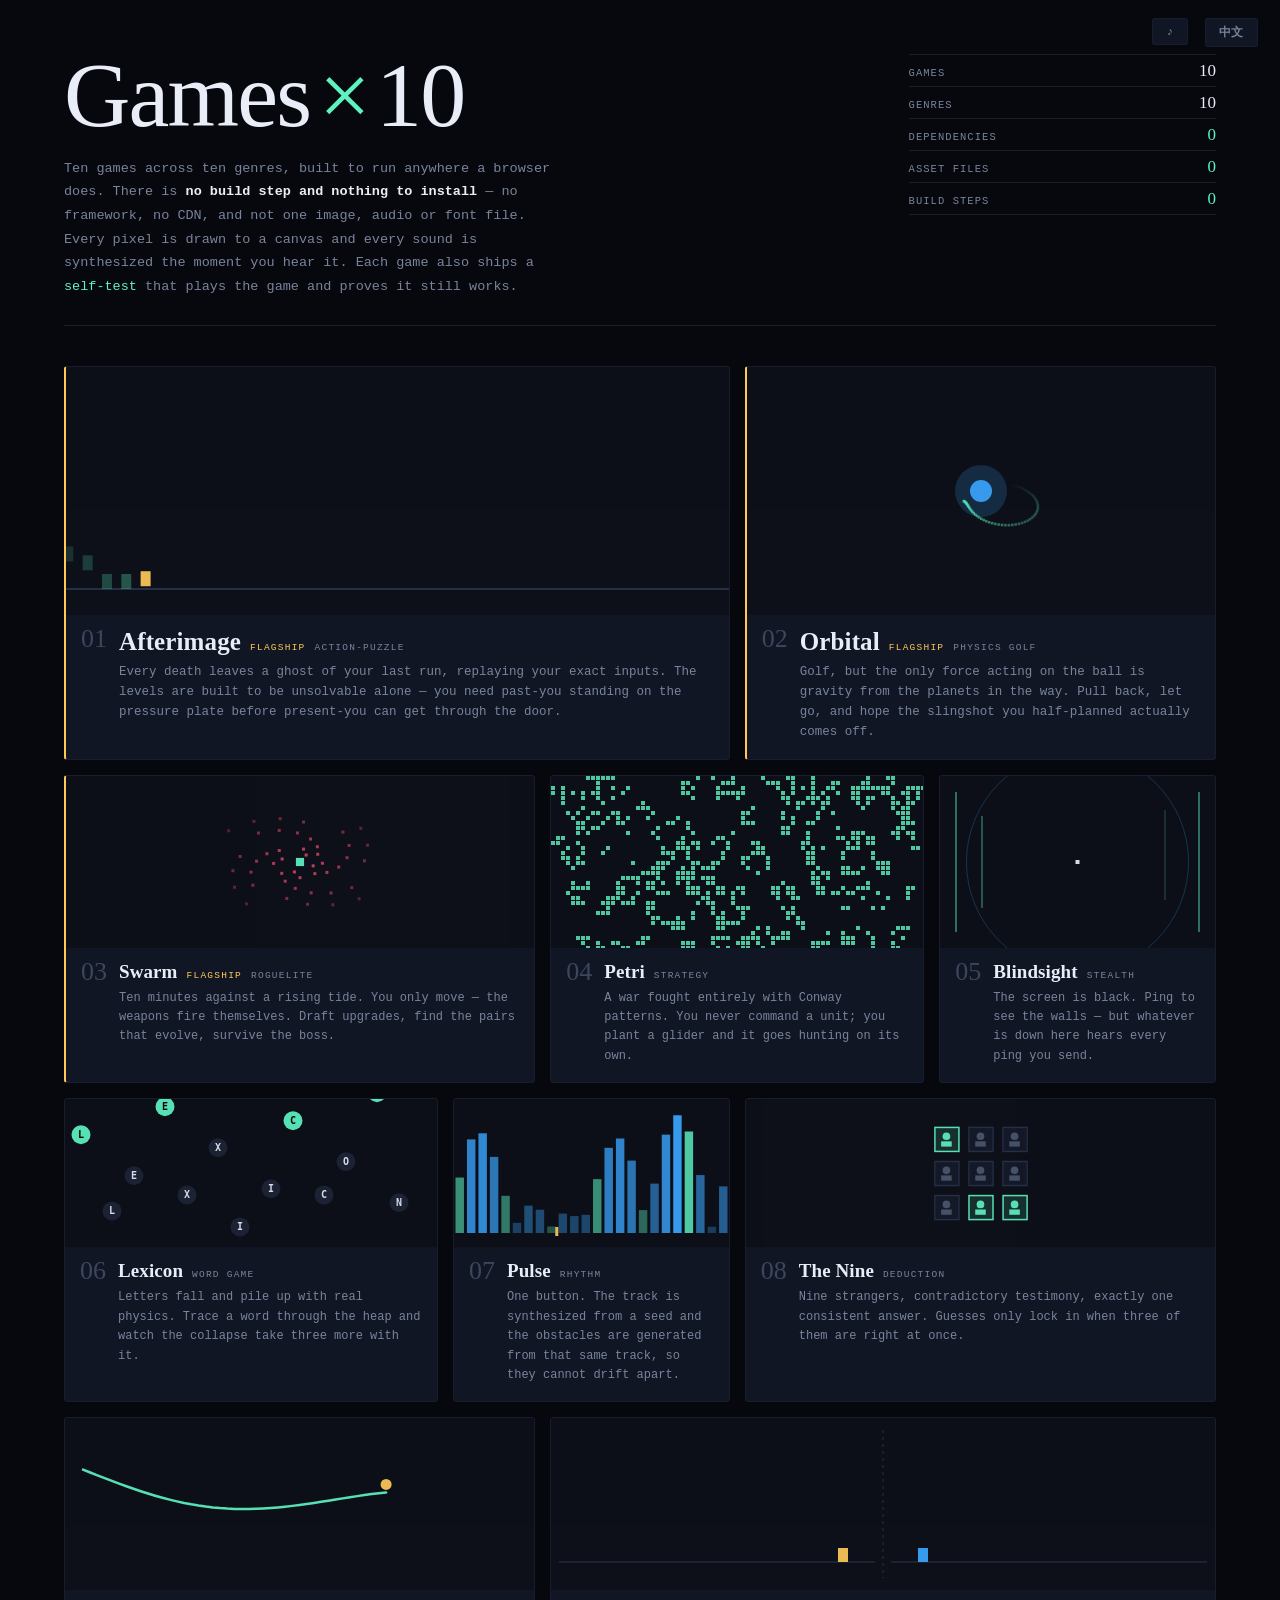
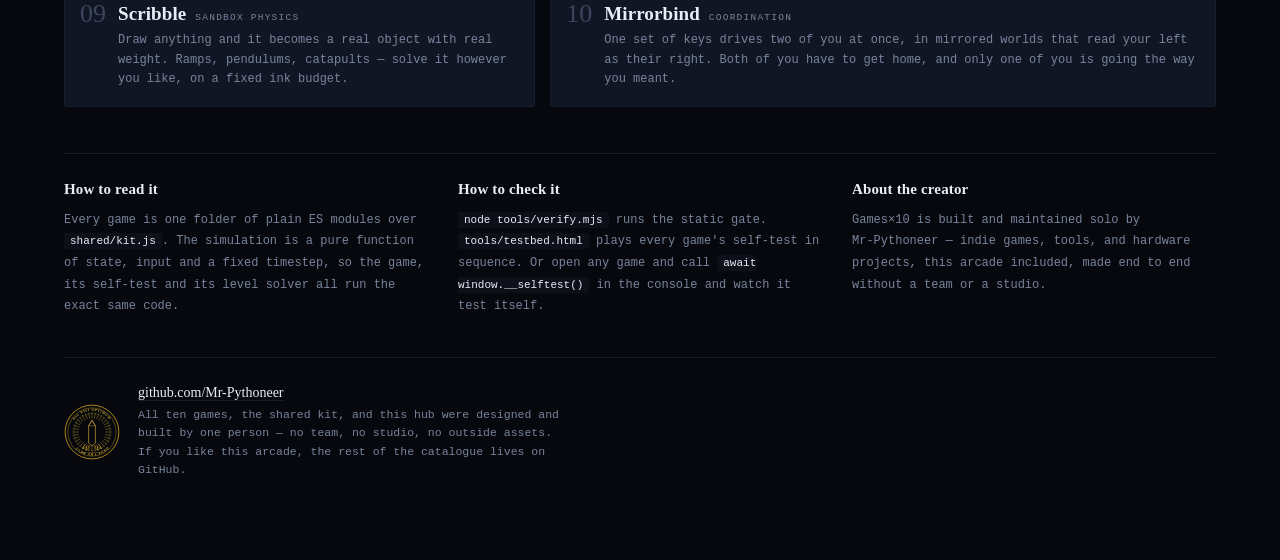
<file: index.html>
<!doctype html>
<html lang="en">
<head>
<meta charset="utf-8">
<meta name="viewport" content="width=device-width, initial-scale=1, viewport-fit=cover">
<title>Games×10 — ten browser games, zero dependencies</title>
<meta name="description" content="Ten browser games across ten genres. No dependencies, no build step, no asset files — every pixel is drawn to a canvas and every sound synthesized at runtime.">
<link rel="stylesheet" href="shared/arcade.css">
<!-- Drawn mark, not an emoji: ten cells for ten games, the last one lit. -->
<link rel="icon" href="data:image/svg+xml,<svg xmlns='http://www.w3.org/2000/svg' viewBox='0 0 32 32'><rect width='32' height='32' fill='rgb(11,12,15)'/><g fill='rgb(94,242,192)'><rect x='3' y='10' width='4' height='4'/><rect x='9' y='10' width='4' height='4'/><rect x='15' y='10' width='4' height='4'/><rect x='21' y='10' width='4' height='4'/><rect x='27' y='10' width='4' height='4'/><rect x='3' y='18' width='4' height='4'/><rect x='9' y='18' width='4' height='4'/><rect x='15' y='18' width='4' height='4'/><rect x='21' y='18' width='4' height='4'/></g><rect x='27' y='18' width='4' height='4' fill='rgb(255,200,87)'/></svg>">
<style>
  body { overflow-y: auto; background: var(--bg); }
  .wrap { max-width: 1200px; margin: 0 auto; padding: 54px 24px 80px; }

  /* ---------------------------------------------------------------- masthead */
  /* Deliberately asymmetric: the wordmark takes the width it wants, the spec sheet
     hangs off the right edge like a data plate on a machine. */
  .masthead {
    display: grid;
    grid-template-columns: minmax(0, 1.45fr) minmax(220px, 0.55fr);
    gap: 34px;
    align-items: start;
    padding-bottom: 26px;
    border-bottom: 1px solid var(--grid);
    margin-bottom: 40px;
  }

  h1.wordmark {
    font-family: var(--display);
    font-weight: 400;
    font-size: clamp(46px, 8.5vw, 92px);
    line-height: 0.9;
    letter-spacing: -0.02em;
    margin: 0 0 20px;
    color: var(--ink);
  }
  h1.wordmark .x { color: var(--accent); font-style: italic; padding: 0 0.03em; }

  .standfirst {
    font-size: 13.5px;
    line-height: 1.75;
    color: var(--dim);
    max-width: 60ch;
    margin: 0;
  }
  .standfirst strong { color: var(--ink); font-weight: 600; }
  .standfirst em { color: var(--accent); font-style: normal; }

  /* spec plate — hairline rows, not pills */
  .plate { border-top: 1px solid var(--grid); }
  .plate div {
    display: flex;
    justify-content: space-between;
    align-items: baseline;
    gap: 12px;
    padding: 7px 0;
    border-bottom: 1px solid var(--grid);
    font-size: 10.5px;
    letter-spacing: 0.1em;
    text-transform: uppercase;
    color: var(--dim);
  }
  .plate div span:last-child {
    font-family: var(--display);
    font-size: 17px;
    letter-spacing: 0;
    text-transform: none;
    color: var(--ink);
    line-height: 1;
  }
  .plate div.zero span:last-child { color: var(--accent); }

  /* ---------------------------------------------------------------- catalogue */
  .grid {
    display: grid;
    grid-template-columns: repeat(12, 1fr);
    gap: 15px;
  }

  /* Hand-assigned widths. Rows read 7+5, 5+4+3, 4+3+5, 5+7 — nothing is the same
     size as its neighbour, and the three flagships get the most room. */
  .s3 { grid-column: span 3; }
  .s4 { grid-column: span 4; }
  .s5 { grid-column: span 5; }
  .s7 { grid-column: span 7; }

  a.entry {
    display: flex;
    flex-direction: column;
    background: var(--panel);
    border: 1px solid var(--grid);
    border-radius: var(--radius);
    overflow: hidden;
    text-decoration: none;
    color: inherit;
    transition: border-color 0.16s, background 0.16s;
    outline: none;
  }
  a.entry:hover, a.entry:focus-visible { border-color: var(--accent); background: #131a29; text-decoration: none; }
  a.entry:focus-visible { outline: 1px solid var(--accent); outline-offset: 2px; }
  a.entry:hover .num, a.entry:focus-visible .num { color: var(--accent); }
  a.entry:hover canvas { opacity: 1; }

  /* The three flagships carry a lit edge. Emphasis is earned, not applied to all ten. */
  a.entry.flag { border-left: 2px solid var(--warm); }
  a.entry.flag:hover, a.entry.flag:focus-visible { border-left-color: var(--accent); }

  canvas.tile { display: block; width: 100%; background: var(--bg2); opacity: 0.92; transition: opacity 0.16s; }
  .t-xl canvas.tile { height: 248px; }
  .t-lg canvas.tile { height: 172px; }
  .t-md canvas.tile { height: 148px; }

  .meta { padding: 13px 15px 16px; display: flex; gap: 12px; flex: 1; }

  .num {
    font-family: var(--display);
    font-size: 26px;
    line-height: 0.85;
    color: #3c465c;
    font-variant-numeric: tabular-nums;
    transition: color 0.16s;
    flex: 0 0 auto;
  }

  .body { min-width: 0; }
  .title {
    display: flex; align-items: baseline; gap: 9px; flex-wrap: wrap;
    margin-bottom: 6px;
  }
  .title h2 {
    font-family: var(--display);
    font-weight: 600;
    font-size: 19px;
    letter-spacing: 0.005em;
    margin: 0;
    color: var(--ink);
  }
  .t-xl .title h2 { font-size: 25px; }
  .genre {
    font-size: 9.5px; letter-spacing: 0.13em; text-transform: uppercase; color: var(--dim);
  }
  .flagmark {
    font-size: 9.5px; letter-spacing: 0.13em; text-transform: uppercase; color: var(--warm);
  }
  .blurb { margin: 0; font-size: 12px; line-height: 1.62; color: var(--dim); }
  .t-xl .blurb { font-size: 12.5px; }

  /* ---------------------------------------------------------------- colophon */
  footer {
    margin-top: 46px; padding-top: 22px; border-top: 1px solid var(--grid);
    display: grid; grid-template-columns: repeat(3, minmax(0, 1fr)); gap: 30px;
    color: var(--dim); font-size: 12px; line-height: 1.8;
  }
  footer h3 {
    font-family: var(--display); font-size: 15px; font-weight: 600;
    color: var(--ink); margin: 0 0 7px; letter-spacing: 0.01em;
  }
  footer code { color: var(--ink); background: var(--bg2); padding: 2px 6px; border-radius: 2px; font-size: 11px; }
  footer p { margin: 0 0 9px; }

  /* ---------------------------------------------------------------- creator badge */
  .colophon {
    margin-top: 30px; padding-top: 26px; border-top: 1px solid var(--grid);
    display: flex; align-items: center; gap: 18px;
  }
  .colophon .seal { flex: 0 0 auto; width: 56px; height: 56px; }
  .colophon .who { min-width: 0; }
  .colophon .who a {
    color: var(--ink); font-family: var(--display); font-size: 14px;
    text-decoration: none; border-bottom: 1px solid var(--grid);
  }
  .colophon .who a:hover { color: var(--accent); border-color: var(--accent); }
  .colophon .who p { margin: 4px 0 0; font-size: 11.5px; line-height: 1.6; color: var(--dim); max-width: 62ch; }
  @media (max-width: 620px) {
    .colophon { flex-direction: column; align-items: flex-start; gap: 12px; }
  }

  @media (max-width: 960px) {
    .masthead { grid-template-columns: 1fr; gap: 26px; }
    .grid .entry { grid-column: span 6; }
    .grid .entry canvas.tile { height: 168px; }
    footer { grid-template-columns: 1fr; gap: 20px; }
  }
  @media (max-width: 620px) {
    .wrap { padding: 34px 16px 60px; }
    .grid .entry { grid-column: span 12; }
    .grid .entry canvas.tile { height: 152px; }
  }

  /* ---------------------------------------------------------------- language toggle */
  .lang-btn {
    position: fixed;
    top: 18px;
    right: 22px;
    z-index: 20;
    font-family: var(--mono);
    font-size: 11.5px;
    letter-spacing: 0.06em;
    color: var(--dim);
    background: var(--panel);
    border: 1px solid var(--grid);
    border-radius: 2px;
    padding: 6px 13px;
    cursor: pointer;
    transition: color 0.15s, border-color 0.15s;
  }
  .lang-btn:hover { color: var(--accent); border-color: var(--accent); }
  .mute-btn {
    position: fixed;
    top: 18px;
    right: 92px;
    z-index: 20;
    font-family: var(--mono);
    font-size: 11.5px;
    letter-spacing: 0.06em;
    color: var(--dim);
    background: var(--panel);
    border: 1px solid var(--grid);
    border-radius: 2px;
    padding: 6px 13px;
    cursor: pointer;
  }
  .mute-btn:hover { color: var(--accent); border-color: var(--accent); }
  @media (max-width: 620px) {
    .mute-btn { top: 12px; right: 76px; padding: 5px 11px; }
  }
  /* CJK/Hangul need their own system fonts — the Latin mono/serif stack has no glyphs
     for them at all. Spanish/French stay on the default Latin stack, no rule needed. */
  html[lang="zh"] .lang-btn, html[lang="ja"] .lang-btn, html[lang="ko"] .lang-btn {
    font-family: "PingFang SC", "Hiragino Sans", "Apple SD Gothic Neo", "Microsoft YaHei", var(--mono);
  }
  html[lang="zh"] .standfirst, html[lang="zh"] footer p, html[lang="zh"] .blurb,
  html[lang="ja"] .standfirst, html[lang="ja"] footer p, html[lang="ja"] .blurb,
  html[lang="ko"] .standfirst, html[lang="ko"] footer p, html[lang="ko"] .blurb {
    font-family: "PingFang SC", "Hiragino Sans", "Apple SD Gothic Neo", "Microsoft YaHei", var(--mono);
    line-height: 1.9;
  }
  html[lang="zh"] h1.wordmark, html[lang="zh"] .title h2, html[lang="zh"] footer h3 {
    font-family: "Songti SC", "STSong", var(--display);
  }
  html[lang="ja"] h1.wordmark, html[lang="ja"] .title h2, html[lang="ja"] footer h3 {
    font-family: "Hiragino Mincho ProN", "YuMincho", var(--display);
  }
  html[lang="ko"] h1.wordmark, html[lang="ko"] .title h2, html[lang="ko"] footer h3 {
    font-family: "Apple SD Gothic Neo", "Nanum Myeongjo", var(--display);
  }
  @media (max-width: 620px) {
    .lang-btn { top: 12px; right: 14px; padding: 5px 11px; }
  }
</style>
</head>
<body>
<div class="wrap">

  <button id="langBtn" class="lang-btn" type="button" aria-label="切换语言 / switch language">中文</button>
  <button id="muteBtn" class="mute-btn" type="button" aria-label="mute music">♪</button>

  <header class="masthead">
    <div>
      <h1 class="wordmark" id="i-wordmark">Games<span class="x">&times;</span>10</h1>
      <p class="standfirst" id="i-standfirst">
        Ten games across ten genres, built to run anywhere a browser does. There is
        <strong>no build step and nothing to install</strong> — no framework, no CDN, and not one
        image, audio or font file. Every pixel is drawn to a canvas and every sound is synthesized
        the moment you hear it. Each game also ships a <em>self-test</em> that plays the game and
        proves it still works.
      </p>
    </div>
    <div class="plate" id="i-plate">
      <div><span>Games</span><span>10</span></div>
      <div><span>Genres</span><span>10</span></div>
      <div class="zero"><span>Dependencies</span><span>0</span></div>
      <div class="zero"><span>Asset files</span><span>0</span></div>
      <div class="zero"><span>Build steps</span><span>0</span></div>
    </div>
  </header>

  <main class="grid" id="grid"></main>

  <footer id="i-footer">
    <div>
      <h3>How to read it</h3>
      <p>Every game is one folder of plain ES modules over <code>shared/kit.js</code>. The
      simulation is a pure function of state, input and a fixed timestep, so the game, its
      self-test and its level solver all run the exact same code.</p>
    </div>
    <div>
      <h3>How to check it</h3>
      <p><code>node tools/verify.mjs</code> runs the static gate. <code>tools/testbed.html</code>
      plays every game's self-test in sequence. Or open any game and call
      <code>await window.__selftest()</code> in the console and watch it test itself.</p>
    </div>
    <div>
      <h3 id="i-about-h">About the creator</h3>
      <p id="i-about-p">Games×10 is built and maintained solo by Mr‑Pythoneer — indie games, tools,
      and hardware projects, this arcade included, made end to end without a team or a studio.</p>
    </div>
  </footer>

  <!-- Drawn mark, not a raster asset — keeps the "not one image file" claim above true
       of this badge too. Traced from the creator's own gold-seal logo. -->
  <div class="colophon">
    <svg class="seal" viewBox="0 0 200 200" role="img" aria-label="Mr-Pythoneer seal">
      <defs>
        <path id="sealTop" d="M 24,100 A 76,76 0 0 1 176,100" />
        <path id="sealBottom" d="M 176,100 A 76,76 0 0 1 24,100" />
      </defs>
      <circle cx="100" cy="100" r="96" fill="none" stroke="#e8b923" stroke-width="2.5" />
      <circle cx="100" cy="100" r="86" fill="none" stroke="#e8b923" stroke-width="1.2" />
      <circle cx="100" cy="100" r="66" fill="none" stroke="#e8b923" stroke-width="1" opacity="0.7" />
      <text font-family="Georgia, serif" font-size="11.5" font-weight="700" letter-spacing="2.5" fill="#f0c53a">
        <textPath href="#sealTop" startOffset="50%" text-anchor="middle">NIL NISI OPTIMUM</textPath>
      </text>
      <text font-family="Georgia, serif" font-size="11.5" font-weight="700" letter-spacing="2.5" fill="#f0c53a">
        <textPath href="#sealBottom" startOffset="50%" text-anchor="middle">ONLY THE BEST</textPath>
      </text>
      <g stroke="#f0c53a" stroke-width="1.4" opacity="0.85">
        <g id="sealRays"><line x1="148.0" y1="100.0" x2="170.0" y2="100.0"/><line x1="147.3" y1="108.3" x2="168.9" y2="112.2"/><line x1="145.1" y1="116.4" x2="165.8" y2="123.9"/><line x1="141.6" y1="124.0" x2="160.6" y2="135.0"/><line x1="136.8" y1="130.9" x2="153.6" y2="145.0"/><line x1="130.9" y1="136.8" x2="145.0" y2="153.6"/><line x1="124.0" y1="141.6" x2="135.0" y2="160.6"/><line x1="116.4" y1="145.1" x2="123.9" y2="165.8"/><line x1="108.3" y1="147.3" x2="112.2" y2="168.9"/><line x1="100.0" y1="148.0" x2="100.0" y2="170.0"/><line x1="91.7" y1="147.3" x2="87.8" y2="168.9"/><line x1="83.6" y1="145.1" x2="76.1" y2="165.8"/><line x1="76.0" y1="141.6" x2="65.0" y2="160.6"/><line x1="69.1" y1="136.8" x2="55.0" y2="153.6"/><line x1="63.2" y1="130.9" x2="46.4" y2="145.0"/><line x1="58.4" y1="124.0" x2="39.4" y2="135.0"/><line x1="54.9" y1="116.4" x2="34.2" y2="123.9"/><line x1="52.7" y1="108.3" x2="31.1" y2="112.2"/><line x1="52.0" y1="100.0" x2="30.0" y2="100.0"/><line x1="52.7" y1="91.7" x2="31.1" y2="87.8"/><line x1="54.9" y1="83.6" x2="34.2" y2="76.1"/><line x1="58.4" y1="76.0" x2="39.4" y2="65.0"/><line x1="63.2" y1="69.1" x2="46.4" y2="55.0"/><line x1="69.1" y1="63.2" x2="55.0" y2="46.4"/><line x1="76.0" y1="58.4" x2="65.0" y2="39.4"/><line x1="83.6" y1="54.9" x2="76.1" y2="34.2"/><line x1="91.7" y1="52.7" x2="87.8" y2="31.1"/><line x1="100.0" y1="52.0" x2="100.0" y2="30.0"/><line x1="108.3" y1="52.7" x2="112.2" y2="31.1"/><line x1="116.4" y1="54.9" x2="123.9" y2="34.2"/><line x1="124.0" y1="58.4" x2="135.0" y2="39.4"/><line x1="130.9" y1="63.2" x2="145.0" y2="46.4"/><line x1="136.8" y1="69.1" x2="153.6" y2="55.0"/><line x1="141.6" y1="76.0" x2="160.6" y2="65.0"/><line x1="145.1" y1="83.6" x2="165.8" y2="76.1"/><line x1="147.3" y1="91.7" x2="168.9" y2="87.8"/></g>
      </g>
      <path d="M 100,58 L 112,78 L 112,140 L 100,150 L 88,140 L 88,78 Z" fill="none" stroke="#f0c53a" stroke-width="2" />
      <path d="M 100,58 L 88,78 M 100,58 L 112,78 M 88,78 L 112,78" fill="none" stroke="#f0c53a" stroke-width="1.3" />
      <g fill="none" stroke="#e8b923" stroke-width="1.6">
        <path d="M 78,144 Q 68,150 66,160 Q 76,158 80,150 Q 84,158 78,166 Q 90,162 88,148" />
        <path d="M 122,144 Q 132,150 134,160 Q 124,158 120,150 Q 116,158 122,166 Q 110,162 112,148" />
      </g>
      <text x="100" y="176" font-family="Georgia, serif" font-size="7" font-weight="700" letter-spacing="1.5"
        fill="#c99a1e" text-anchor="middle">MR-PYTHONEER</text>
    </svg>
    <div class="who">
      <a href="https://github.com/Mr-Pythoneer" target="_blank" rel="noopener">github.com/Mr-Pythoneer</a>
      <p id="i-colophon-p">All ten games, the shared kit, and this hub were designed and built by one person —
      no team, no studio, no outside assets. If you like this arcade, the rest of the catalogue lives
      on GitHub.</p>
    </div>
  </div>
</div>

<script type="module">
import { Sound, Music } from './shared/kit.js';

// ---------------------------------------------------------------- lobby music
//
// A relaxed, welcoming loop — not tied to any one game's genre, since this is the
// front door to all ten. Warm sine/triangle chords over a soft arpeggio, with the
// chord progression itself shifting every 8 bars so a long stay on the hub doesn't
// loop-fatigue. Same Music/Sound engine every game uses, so the existing mute state
// carries straight through into whichever game gets picked next.
const LOBBY_ROOT = 196.00; // G3
const LOBBY_PROGRESSIONS = [
  [0, 5, 3, 4],   // I - vi - IV - V  (default "step out" feel)
  [0, 3, 4, 3],   // I - IV - V - IV
  [5, 3, 0, 4],   // vi - IV - I - V
];
const LOBBY_SCALE = [0, 2, 4, 5, 7, 9, 11]; // major
const degToFreq = (deg) => LOBBY_ROOT * Math.pow(2, (LOBBY_SCALE[((deg % 7) + 7) % 7] + 12 * Math.floor(deg / 7)) / 12);

function lobbyMusic(step, atTime, gain) {
  const bar = Math.floor(step / 16);
  const inBar = step % 16;
  const prog = LOBBY_PROGRESSIONS[Math.floor(bar / 8) % LOBBY_PROGRESSIONS.length];
  const chordRoot = prog[bar % 4];
  const at = atTime - Sound.ctx.currentTime;

  // soft sustained chord, once per bar
  if (inBar === 0) {
    for (const iv of [0, 2, 4]) {
      Sound.tone({ freq: degToFreq(chordRoot + iv), dur: 3.6, type: 'sine', gain: 0.03 * gain, attack: 0.6, at });
    }
  }
  // gentle arpeggio riding on top, two notes per beat
  if (inBar % 2 === 0) {
    const arpStep = [0, 2, 4, 7, 4, 2][(inBar / 2) % 6 | 0];
    Sound.tone({ freq: degToFreq(chordRoot + arpStep) * 2, dur: 0.5, type: 'triangle', gain: 0.028 * gain, at });
  }
  // a soft low root pulse every other bar for gentle motion
  if (inBar === 8 && bar % 2 === 1) {
    Sound.tone({ freq: degToFreq(chordRoot) / 2, dur: 1.4, type: 'sine', gain: 0.035 * gain, at });
  }
}

const muteBtn = document.getElementById('muteBtn');
let lobbyMuted = localStorage.getItem('gx10:muted') === '1';
function applyMuteUi() { muteBtn.textContent = lobbyMuted ? '♪ off' : '♪'; muteBtn.setAttribute('aria-pressed', String(lobbyMuted)); }
applyMuteUi();
muteBtn.addEventListener('click', () => {
  lobbyMuted = !lobbyMuted;
  localStorage.setItem('gx10:muted', lobbyMuted ? '1' : '0');
  Sound.setMuted(lobbyMuted);
  applyMuteUi();
});

function startLobbyMusic() {
  if (Music.playing) return;
  Sound.init();
  if (!Sound.ctx) return;
  Sound.resume();
  Sound.setMuted(lobbyMuted);
  Music.start(lobbyMusic, { bpm: 92, gain: 1 });
}
addEventListener('pointerdown', startLobbyMusic, { once: true });
addEventListener('keydown', startLobbyMusic, { once: true });

// span/height are hand-assigned per entry — the catalogue is deliberately uneven.
// Each game carries both languages; the active one is picked by render(), below.
const GAMES = [
  { slug:'afterimage', span:'s7', size:'t-xl', flag:true,
    en: { name:'Afterimage', genre:'action-puzzle',
      blurb:'Every death leaves a ghost of your last run, replaying your exact inputs. The levels are built to be unsolvable alone — you need past-you standing on the pressure plate before present-you can get through the door.' },
    zh: { name:'残影', genre:'动作解谜',
      blurb:'每次死亡都会留下一个重放你操作的幻影。关卡设计成一个人无法通关——你需要过去的自己站在压力板上,现在的自己才能通过门。' },
    es: { name:'Imagen Residual', genre:'plataformas de acertijos',
      blurb:'Cada muerte deja un fantasma de tu última partida, repitiendo tus movimientos exactos. Los niveles están diseñados para ser imposibles en solitario — necesitas que tu yo pasado esté sobre la placa de presión para que tu yo presente pueda cruzar la puerta.' },
    fr: { name:'Rémanence', genre:'plateforme-énigme',
      blurb:"Chaque mort laisse un fantôme de votre dernière tentative, qui rejoue vos actions à l'identique. Les niveaux sont conçus pour être insolubles seul — il vous faut votre vous du passé posté sur la plaque de pression pour que votre vous du présent franchisse la porte." },
    ja: { name:'残像', genre:'アクションパズル',
      blurb:'死ぬたびに、直前のプレイを正確に再現する幽霊が残る。ステージは一人では絶対に解けないように作られている——過去の自分が圧力プレートの上に立っていて初めて、今の自分は扉を通り抜けられる。' },
    ko: { name:'잔상', genre:'액션 퍼즐',
      blurb:'죽을 때마다 직전 플레이를 그대로 재현하는 유령이 남는다. 스테이지는 혼자서는 절대 풀 수 없도록 설계되어 있다——과거의 내가 압력판 위에 서 있어야만, 지금의 내가 문을 통과할 수 있다.' } },
  { slug:'orbital', span:'s5', size:'t-xl', flag:true,
    en: { name:'Orbital', genre:'physics golf',
      blurb:'Golf, but the only force acting on the ball is gravity from the planets in the way. Pull back, let go, and hope the slingshot you half-planned actually comes off.' },
    zh: { name:'轨道', genre:'物理高尔夫',
      blurb:'高尔夫,但唯一作用在球上的力是沿途行星的引力。拉弓、放手,祈祷你半计划的引力弹弓能够成功。' },
    es: { name:'Orbital', genre:'golf con física',
      blurb:'Golf, pero la única fuerza que actúa sobre la bola es la gravedad de los planetas que se interponen. Tira hacia atrás, suelta, y espera que la asistencia gravitatoria que planeaste a medias realmente funcione.' },
    fr: { name:'Orbital', genre:'golf physique',
      blurb:"Du golf, mais la seule force agissant sur la balle est la gravité des planètes sur le chemin. Tirez en arrière, lâchez, et espérez que l'assistance gravitationnelle à moitié planifiée fonctionne vraiment." },
    ja: { name:'オービタル', genre:'物理ゴルフ',
      blurb:'ゴルフ、ただしボールに働く力は道中の惑星の重力だけ。引いて、放して、半分だけ計画したスイングバイが本当に決まることを祈る。' },
    ko: { name:'궤도', genre:'물리 골프',
      blurb:'골프이지만, 공에 작용하는 유일한 힘은 지나는 길목 행성들의 중력뿐이다. 뒤로 당기고, 놓고, 어설프게 계획한 중력 새총이 정말로 성공하기를 빈다.' } },
  { slug:'swarm', span:'s5', size:'t-lg', flag:true,
    en: { name:'Swarm', genre:'roguelite',
      blurb:'Ten minutes against a rising tide. You only move — the weapons fire themselves. Draft upgrades, find the pairs that evolve, survive the boss.' },
    zh: { name:'虫潮', genre:'肉鸽',
      blurb:'十分钟对抗不断上涨的潮水。你只需移动——武器会自动开火。选择升级,找到能进化的组合,活到打败首领。' },
    es: { name:'Enjambre', genre:'roguelite',
      blurb:'Diez minutos contra una marea creciente. Solo te mueves — las armas disparan solas. Elige mejoras, encuentra las combinaciones que evolucionan, sobrevive al jefe final.' },
    fr: { name:'Essaim', genre:'roguelite',
      blurb:"Dix minutes contre une marée montante. Vous ne faites que bouger — les armes tirent toutes seules. Choisissez des améliorations, trouvez les combinaisons qui évoluent, survivez au boss." },
    ja: { name:'スウォーム', genre:'ローグライト',
      blurb:'押し寄せる敵の波に耐える10分間。あなたはただ動くだけ——武器は自動で発射される。アップグレードを選び、進化する組み合わせを見つけ、ボスを生き延びろ。' },
    ko: { name:'스웜', genre:'로그라이트',
      blurb:'밀려오는 파도에 맞서는 10분. 당신은 움직이기만 하면 된다——무기는 알아서 발사된다. 업그레이드를 고르고, 진화하는 조합을 찾아, 보스전까지 살아남아라.' } },
  { slug:'petri', span:'s4', size:'t-lg',
    en: { name:'Petri', genre:'strategy',
      blurb:'A war fought entirely with Conway patterns. You never command a unit; you plant a glider and it goes hunting on its own.' },
    zh: { name:'培养皿', genre:'策略',
      blurb:'一场完全用康威生命游戏图案打的战争。你从不直接指挥任何单位;种下一个滑翔机,它就会自己出发猎杀。' },
    es: { name:'Petri', genre:'estrategia',
      blurb:'Una guerra librada enteramente con patrones de Conway. Nunca das órdenes a una unidad; plantas un planeador y sale a cazar por su cuenta.' },
    fr: { name:'Petri', genre:'stratégie',
      blurb:"Une guerre menée entièrement avec des motifs de Conway. Vous ne commandez jamais une unité ; vous plantez un planeur et il part chasser tout seul." },
    ja: { name:'ペトリ', genre:'ストラテジー',
      blurb:'コンウェイのライフゲームのパターンだけで戦う戦争。ユニットを直接操作することはない——グライダーを植えれば、あとは勝手に狩りに出かける。' },
    ko: { name:'페트리', genre:'전략',
      blurb:'콘웨이 생명 게임 패턴만으로 치르는 전쟁. 유닛을 직접 지휘하는 일은 없다——글라이더를 심으면 알아서 사냥을 떠난다.' } },
  { slug:'blindsight', span:'s3', size:'t-lg',
    en: { name:'Blindsight', genre:'stealth',
      blurb:'The screen is black. Ping to see the walls — but whatever is down here hears every ping you send.' },
    zh: { name:'盲视', genre:'潜行',
      blurb:'屏幕一片漆黑。发出回声去看清墙壁——但潜伏在此的东西,能听见你发出的每一次回声。' },
    es: { name:'Visión Ciega', genre:'sigilo',
      blurb:'La pantalla está en negro. Emite un pulso para ver las paredes — pero lo que acecha aquí abajo oye cada pulso que envías.' },
    fr: { name:'Vision Aveugle', genre:'infiltration',
      blurb:"L'écran est noir. Émettez un écho pour voir les murs — mais ce qui rôde ici entend chaque écho que vous envoyez." },
    ja: { name:'ブラインドサイト', genre:'ステルス',
      blurb:'画面は真っ暗。ピングを発すれば壁が見える——だが、ここに潜む何かは、あなたが発するピングをすべて聞いている。' },
    ko: { name:'블라인드사이트', genre:'스텔스',
      blurb:'화면은 칠흑같이 어둡다. 핑을 보내면 벽이 보인다——하지만 이곳에 도사린 무언가는 당신이 보내는 모든 핑 소리를 듣는다.' } },
  { slug:'lexicon', span:'s4', size:'t-md',
    en: { name:'Lexicon', genre:'word game',
      blurb:'Letters fall and pile up with real physics. Trace a word through the heap and watch the collapse take three more with it.' },
    zh: { name:'词汇', genre:'文字游戏',
      blurb:'字母带着真实物理效果落下堆积。在堆里描出一个单词,看着崩塌顺带消掉另外三个。' },
    es: { name:'Léxico', genre:'juego de palabras',
      blurb:'Las letras caen y se amontonan con física real. Traza una palabra en el montón y observa cómo el derrumbe se lleva tres más con ella.' },
    fr: { name:'Lexique', genre:'jeu de mots',
      blurb:"Les lettres tombent et s'entassent avec une vraie physique. Tracez un mot dans le tas et regardez l'effondrement en emporter trois autres avec lui." },
    ja: { name:'レキシコン', genre:'ワードゲーム',
      blurb:'文字が本物の物理演算で落下し積み重なる。山の中で単語をなぞれば、崩壊がついでにもう3つ巻き込んでいく。' },
    ko: { name:'렉시콘', genre:'단어 게임',
      blurb:'글자가 진짜 물리 법칙에 따라 떨어져 쌓인다. 더미 속에서 단어를 그으면, 무너지면서 세 개를 더 함께 쓸어간다.' } },
  { slug:'pulse', span:'s3', size:'t-md',
    en: { name:'Pulse', genre:'rhythm',
      blurb:'One button. The track is synthesized from a seed and the obstacles are generated from that same track, so they cannot drift apart.' },
    zh: { name:'脉冲', genre:'节奏',
      blurb:'只有一个按键。乐曲由种子实时合成,障碍物又由同一首曲子生成,因此两者永远不会失去同步。' },
    es: { name:'Pulso', genre:'ritmo',
      blurb:'Un solo botón. La pista se sintetiza a partir de una semilla y los obstáculos se generan a partir de esa misma pista, así que nunca pueden desincronizarse.' },
    fr: { name:'Pulse', genre:'rythme',
      blurb:"Un seul bouton. Le morceau est synthétisé à partir d'une graine et les obstacles sont générés à partir de ce même morceau, si bien qu'ils ne peuvent jamais se désynchroniser." },
    ja: { name:'パルス', genre:'リズム',
      blurb:'ボタンは1つだけ。楽曲はシードから合成され、障害物はその同じ楽曲から生成される——だから両者は決してズレない。' },
    ko: { name:'펄스', genre:'리듬',
      blurb:'버튼은 단 하나. 트랙은 시드로부터 합성되고, 장애물은 바로 그 트랙에서 생성되므로 절대 어긋날 수 없다.' } },
  { slug:'the-nine', span:'s5', size:'t-md',
    en: { name:'The Nine', genre:'deduction',
      blurb:'Nine strangers, contradictory testimony, exactly one consistent answer. Guesses only lock in when three of them are right at once.' },
    zh: { name:'九人', genre:'推理',
      blurb:'九个陌生人,互相矛盾的证词,唯一自洽的答案。只有同时猜对三项,才会被永久锁定。' },
    es: { name:'Los Nueve', genre:'deducción',
      blurb:'Nueve desconocidos, testimonios contradictorios, exactamente una respuesta coherente. Las suposiciones solo se fijan cuando tres de ellas son correctas a la vez.' },
    fr: { name:'Les Neuf', genre:'déduction',
      blurb:"Neuf inconnus, des témoignages contradictoires, une seule réponse cohérente possible. Les hypothèses ne se verrouillent que lorsque trois d'entre elles sont justes en même temps." },
    ja: { name:'九人', genre:'推理',
      blurb:'見知らぬ九人、食い違う証言、成立する答えはただ一つ。同時に三つ正解しない限り、推測は確定しない。' },
    ko: { name:'아홉 명', genre:'추리',
      blurb:'낯선 아홉 명, 서로 엇갈리는 증언, 성립하는 답은 단 하나. 세 가지를 동시에 맞혀야만 추측이 확정된다.' } },
  { slug:'scribble', span:'s5', size:'t-lg',
    en: { name:'Scribble', genre:'sandbox physics',
      blurb:'Draw anything and it becomes a real object with real weight. Ramps, pendulums, catapults — solve it however you like, on a fixed ink budget.' },
    zh: { name:'涂鸦', genre:'沙盒物理',
      blurb:'画出任何东西,它都会成为有真实重量的实体。斜坡、摆锤、投石机——在固定的墨水额度内,随你怎么解题。' },
    es: { name:'Garabato', genre:'física sandbox',
      blurb:'Dibuja lo que sea y se convierte en un objeto real con peso real. Rampas, péndulos, catapultas — resuélvelo como quieras, con un presupuesto de tinta fijo.' },
    fr: { name:'Griffonnage', genre:'physique bac à sable',
      blurb:"Dessinez n'importe quoi et ça devient un objet réel avec un vrai poids. Rampes, pendules, catapultes — résolvez comme vous voulez, avec un budget d'encre fixe." },
    ja: { name:'スクリブル', genre:'サンドボックス物理',
      blurb:'何でも描けば、それは本物の重さを持つ実体になる。坂道、振り子、投石機——決まったインク量の中で、好きなように解け。' },
    ko: { name:'스크리블', genre:'샌드박스 물리',
      blurb:'무엇이든 그리면 진짜 무게를 가진 실체가 된다. 경사로, 진자, 투석기——정해진 잉크 양 안에서 원하는 대로 풀어라.' } },
  { slug:'mirrorbind', span:'s7', size:'t-lg',
    en: { name:'Mirrorbind', genre:'coordination',
      blurb:'One set of keys drives two of you at once, in mirrored worlds that read your left as their right. Both of you have to get home, and only one of you is going the way you meant.' },
    zh: { name:'镜绑', genre:'协调操作',
      blurb:'同一组按键同时操纵两个你,身处互为镜像的世界——你的左边是另一个世界的右边。两个你都必须回家,而其中一个走的方向永远不是你想的那个。' },
    es: { name:'Ligados en Espejo', genre:'coordinación',
      blurb:'Un solo juego de teclas mueve a dos de ti a la vez, en mundos espejados donde tu izquierda es su derecha. Los dos tienen que llegar a casa, y solo uno va en la dirección que pretendías.' },
    fr: { name:'Miroir Lié', genre:'coordination',
      blurb:"Un seul jeu de touches contrôle deux versions de vous à la fois, dans des mondes en miroir où votre gauche est leur droite. Vous devez tous les deux rentrer, et un seul des deux part dans la direction que vous vouliez." },
    ja: { name:'ミラーバインド', genre:'協調操作',
      blurb:'一組のキーが、二人の自分を同時に動かす。左右が反転した鏡の世界で。両方とも家にたどり着かなければならないが、思った通りの方向に進むのはどちらか一方だけ。' },
    ko: { name:'미러바인드', genre:'협응 조작',
      blurb:'한 세트의 키가 두 명의 나를 동시에 움직인다. 좌우가 뒤집힌 거울 세계에서. 둘 다 집에 도착해야 하지만, 의도한 방향으로 가는 건 그중 하나뿐이다.' } },
];

const LANGS = ['en', 'zh', 'es', 'fr', 'ja', 'ko'];
const LANG_NAMES = { en: 'EN', zh: '中文', es: 'ES', fr: 'FR', ja: '日本語', ko: '한국어' };

const I18N = {
  en: {
    wordmark: 'Games<span class="x">&times;</span>10',
    standfirst: `Ten games across ten genres, built to run anywhere a browser does. There is
      <strong>no build step and nothing to install</strong> — no framework, no CDN, and not one
      image, audio or font file. Every pixel is drawn to a canvas and every sound is synthesized
      the moment you hear it. Each game also ships a <em>self-test</em> that plays the game and
      proves it still works.`,
    plate: [['Games','10'],['Genres','10'],['Dependencies','0'],['Asset files','0'],['Build steps','0']],
    flagmark: 'flagship',
    footer: [
      ['How to read it', `Every game is one folder of plain ES modules over <code>shared/kit.js</code>. The
        simulation is a pure function of state, input and a fixed timestep, so the game, its
        self-test and its level solver all run the exact same code.`],
      ['How to check it', `<code>node tools/verify.mjs</code> runs the static gate. <code>tools/testbed.html</code>
        plays every game's self-test in sequence. Or open any game and call
        <code>await window.__selftest()</code> in the console and watch it test itself.`],
      ['About the creator', `Games×10 is built and maintained solo by Mr‑Pythoneer — indie games, tools,
        and hardware projects, this arcade included, made end to end without a team or a studio.`],
    ],
    title: 'Games×10 — ten browser games, zero dependencies',
    desc: 'Ten browser games across ten genres. No dependencies, no build step, no asset files — every pixel is drawn to a canvas and every sound synthesized at runtime.',
  },
  zh: {
    wordmark: '游戏<span class="x">&times;</span>10',
    standfirst: `十款游戏,十种类型,在任何浏览器里都能直接运行。
      <strong>没有构建步骤,不需要安装任何东西</strong>——没有框架、没有 CDN,没有一张
      图片、一段音频或一款字体文件。每一个像素都实时绘制在画布上,每一段声音都在你听到的那一刻合成。
      每款游戏还自带一个<em>自检</em>,会自己玩一遍来证明自己依然能正常运行。`,
    plate: [['游戏数量','10'],['类型数量','10'],['依赖项','0'],['素材文件','0'],['构建步骤','0']],
    flagmark: '旗舰',
    footer: [
      ['如何阅读代码', `每款游戏都是 <code>shared/kit.js</code> 之上的一个纯 ES 模块文件夹。
        模拟逻辑是状态、输入和固定时间步长的纯函数,因此游戏本体、自检和关卡求解器运行的是完全相同的代码。`],
      ['如何验证它', `<code>node tools/verify.mjs</code> 运行静态检查。<code>tools/testbed.html</code>
        依次运行每款游戏的自检。或者打开任意一款游戏,在控制台调用
        <code>await window.__selftest()</code>,看它自己测试自己。`],
      ['关于作者', `游戏×10 由 Mr‑Pythoneer 独立开发和维护——包括这个街机厅在内的独立游戏、工具与硬件项目,
        全部由一个人从头做到尾,没有团队,没有工作室。`],
    ],
    title: '游戏×10 — 十款浏览器游戏,零依赖',
    desc: '十款浏览器游戏,十种类型。没有依赖、没有构建步骤、没有素材文件——每一个像素都实时绘制,每一段声音都在运行时合成。',
  },
  es: {
    wordmark: 'Juegos<span class="x">&times;</span>10',
    standfirst: `Diez juegos en diez géneros distintos, hechos para funcionar en cualquier navegador.
      <strong>No hay que compilar nada ni instalar nada</strong> — sin framework, sin CDN, y ni una sola
      imagen, audio o fuente. Cada píxel se dibuja en un lienzo y cada sonido se sintetiza en el
      instante en que lo escuchas. Cada juego además trae su propia <em>autoprueba</em> que juega
      por sí sola y demuestra que sigue funcionando.`,
    plate: [['Juegos','10'],['Géneros','10'],['Dependencias','0'],['Archivos de recursos','0'],['Pasos de compilación','0']],
    flagmark: 'insignia',
    footer: [
      ['Cómo leerlo', `Cada juego es una carpeta de módulos ES puros sobre <code>shared/kit.js</code>. La
        simulación es una función pura del estado, la entrada y un paso de tiempo fijo, así que el
        juego, su autoprueba y su resolutor de niveles ejecutan exactamente el mismo código.`],
      ['Cómo comprobarlo', `<code>node tools/verify.mjs</code> ejecuta la verificación estática. <code>tools/testbed.html</code>
        ejecuta la autoprueba de cada juego en secuencia. O abre cualquier juego y llama a
        <code>await window.__selftest()</code> en la consola para verlo probarse a sí mismo.`],
      ['Sobre el creador', `Juegos×10 está hecho y mantenido en solitario por Mr‑Pythoneer — juegos, herramientas
        y proyectos de hardware independientes, esta recreativa incluida, de principio a fin sin equipo ni estudio.`],
    ],
    title: 'Juegos×10 — diez juegos de navegador, cero dependencias',
    desc: 'Diez juegos de navegador en diez géneros. Sin dependencias, sin compilación, sin archivos de recursos — cada píxel se dibuja y cada sonido se sintetiza en tiempo real.',
  },
  fr: {
    wordmark: 'Jeux<span class="x">&times;</span>10',
    standfirst: `Dix jeux dans dix genres différents, conçus pour fonctionner dans n'importe quel navigateur.
      <strong>Aucune étape de compilation, rien à installer</strong> — pas de framework, pas de CDN, et
      pas une seule image, un seul son ou une seule police. Chaque pixel est dessiné sur un canevas
      et chaque son est synthétisé au moment même où vous l'entendez. Chaque jeu embarque aussi un
      <em>auto-test</em> qui se joue tout seul pour prouver qu'il fonctionne encore.`,
    plate: [['Jeux','10'],['Genres','10'],['Dépendances','0'],['Fichiers de ressources','0'],['Étapes de build','0']],
    flagmark: 'phare',
    footer: [
      ['Comment le lire', `Chaque jeu est un dossier de modules ES pur au-dessus de <code>shared/kit.js</code>. La
        simulation est une fonction pure de l'état, de l'entrée et d'un pas de temps fixe, si bien que
        le jeu, son auto-test et son solveur de niveaux exécutent exactement le même code.`],
      ['Comment le vérifier', `<code>node tools/verify.mjs</code> exécute la vérification statique. <code>tools/testbed.html</code>
        lance l'auto-test de chaque jeu à la suite. Ou ouvrez n'importe quel jeu et appelez
        <code>await window.__selftest()</code> dans la console pour le voir se tester lui-même.`],
      ['À propos du créateur', `Jeux×10 est conçu et maintenu en solo par Mr‑Pythoneer — jeux, outils et projets
        matériels indépendants, cette arcade comprise, réalisés de bout en bout sans équipe ni studio.`],
    ],
    title: 'Jeux×10 — dix jeux de navigateur, zéro dépendance',
    desc: "Dix jeux de navigateur dans dix genres. Aucune dépendance, aucune étape de build, aucun fichier de ressources — chaque pixel est dessiné et chaque son synthétisé en temps réel.",
  },
  ja: {
    wordmark: 'ゲーム<span class="x">&times;</span>10',
    standfirst: `10種のジャンルにまたがる10本のゲーム。どのブラウザでもそのまま動きます。
      <strong>ビルド不要、インストール不要</strong>——フレームワークもCDNも使わず、画像・音声・フォント
      ファイルは一つもありません。すべてのピクセルはキャンバスにその場で描画され、すべての音は聞こえる
      瞬間に合成されます。各ゲームには<em>セルフテスト</em>が付属し、自分でプレイして正常動作を証明します。`,
    plate: [['ゲーム数','10'],['ジャンル数','10'],['依存関係','0'],['アセットファイル','0'],['ビルド手順','0']],
    flagmark: '看板作品',
    footer: [
      ['読み方', `各ゲームは <code>shared/kit.js</code> の上に構築された、純粋な ES モジュール群のフォルダです。
        シミュレーションは状態・入力・固定タイムステップの純粋関数なので、ゲーム本体・セルフテスト・
        レベルソルバーはすべて全く同じコードを実行します。`],
      ['検証方法', `<code>node tools/verify.mjs</code> で静的検証を実行できます。<code>tools/testbed.html</code>
        は各ゲームのセルフテストを順に実行します。あるいは任意のゲームを開き、コンソールで
        <code>await window.__selftest()</code> を呼び出せば、自分自身をテストする様子を見られます。`],
      ['制作者について', `ゲーム×10 は Mr‑Pythoneer がひとりで制作・保守しています——このアーケードを含む
        インディーゲーム・ツール・ハードウェアプロジェクトを、チームやスタジオを持たず最初から最後まで一人で。`],
    ],
    title: 'ゲーム×10 — 依存関係ゼロの、10本のブラウザゲーム',
    desc: '10種のジャンルにまたがる10本のブラウザゲーム。依存関係もビルド手順もアセットファイルもなし——すべてのピクセルを描画し、すべての音をリアルタイムで合成します。',
  },
  ko: {
    wordmark: '게임<span class="x">&times;</span>10',
    standfirst: `열 가지 장르에 걸친 열 개의 게임. 어떤 브라우저에서도 바로 실행됩니다.
      <strong>빌드 과정도, 설치할 것도 없습니다</strong>——프레임워크도 CDN도 없고, 이미지·오디오·폰트
      파일이 단 하나도 없습니다. 모든 픽셀은 캔버스에 실시간으로 그려지고, 모든 소리는 듣는 순간
      합성됩니다. 각 게임에는 스스로 플레이하며 정상 작동을 증명하는 <em>자가 테스트</em>도 들어 있습니다.`,
    plate: [['게임 수','10'],['장르 수','10'],['의존성','0'],['에셋 파일','0'],['빌드 단계','0']],
    flagmark: '대표작',
    footer: [
      ['읽는 법', `모든 게임은 <code>shared/kit.js</code> 위에 놓인 순수 ES 모듈 폴더 하나입니다.
        시뮬레이션은 상태·입력·고정 타임스텝의 순수 함수이므로, 게임 본체와 자가 테스트,
        레벨 솔버가 완전히 동일한 코드를 실행합니다.`],
      ['검증하는 법', `<code>node tools/verify.mjs</code>로 정적 검증을 실행합니다. <code>tools/testbed.html</code>은
        모든 게임의 자가 테스트를 순서대로 실행합니다. 아니면 아무 게임이나 열어 콘솔에서
        <code>await window.__selftest()</code>를 호출해 스스로 테스트하는 과정을 직접 확인해보세요.`],
      ['제작자 소개', `게임×10은 Mr‑Pythoneer 혼자서 만들고 관리합니다——이 아케이드를 포함한 인디 게임,
        도구, 하드웨어 프로젝트를 팀이나 스튜디오 없이 처음부터 끝까지 혼자서.`],
    ],
    title: '게임×10 — 의존성 제로, 브라우저 게임 10종',
    desc: '열 가지 장르에 걸친 브라우저 게임 10종. 의존성도, 빌드 단계도, 에셋 파일도 없습니다——모든 픽셀은 그려지고 모든 소리는 실시간으로 합성됩니다.',
  },
};

// --- procedural tiles. No stock art: each card animates a sketch of its own game.
const TILES = {
  afterimage(c, t, W, H) {
    const gy = H - 26;
    c.strokeStyle = '#28324a'; c.lineWidth = 2;
    c.beginPath(); c.moveTo(0, gy); c.lineTo(W, gy); c.stroke();
    for (let i = 4; i >= 0; i--) {
      const tt = t - i * 0.42;
      const x = ((tt * 46) % (W + 40)) - 20;
      const hop = Math.max(0, Math.sin(tt * 3.1)) * 30;
      c.globalAlpha = i === 0 ? 1 : 0.16 + (4 - i) * 0.055;
      c.fillStyle = i === 0 ? '#ffc857' : '#5ef2c0';
      c.fillRect(x, gy - 15 - hop, 10, 15);
    }
    c.globalAlpha = 1;
  },
  orbital(c, t, W, H) {
    const cx = W / 2, cy = H / 2;
    c.fillStyle = '#3ba7ff'; c.globalAlpha = 0.2;
    c.beginPath(); c.arc(cx, cy, 26, 0, 6.2832); c.fill();
    c.globalAlpha = 1;
    c.fillStyle = '#3ba7ff';
    c.beginPath(); c.arc(cx, cy, 11, 0, 6.2832); c.fill();
    for (let i = 0; i < 54; i++) {
      const a = t * 1.15 - i * 0.05;
      const r = 46 + Math.sin(a * 2) * 22;
      c.globalAlpha = (1 - i / 54) * 0.8;
      c.fillStyle = '#5ef2c0';
      c.fillRect(cx + Math.cos(a) * r - 1.3, cy + Math.sin(a) * r * 0.6 - 1.3, 2.6, 2.6);
    }
    c.globalAlpha = 1;
  },
  swarm(c, t, W, H) {
    const cx = W / 2, cy = H / 2;
    for (let i = 0; i < 46; i++) {
      const a = i * 2.399 + t * 0.32;
      const r = 12 + ((i * 37 + t * 26) % 76);
      const k = 1 - r / 88;
      c.fillStyle = '#ff4d6d'; c.globalAlpha = 0.3 + k * 0.62;
      c.fillRect(cx + Math.cos(a) * r - 1.5, cy + Math.sin(a) * r * 0.64 - 1.5, 3, 3);
    }
    c.globalAlpha = 1;
    c.fillStyle = '#5ef2c0';
    const p = 1 + Math.sin(t * 5) * 0.12;
    c.fillRect(cx - 4.5 * p, cy - 4.5 * p, 9 * p, 9 * p);
  },
  petri(c, t, W, H, st) {
    const S = 5, cols = Math.ceil(W / S), rows = Math.ceil(H / S);
    if (!st.g || st.cols !== cols || st.rows !== rows) {
      st.cols = cols; st.rows = rows;
      st.g = new Uint8Array(cols * rows);
      let s = 12345;
      for (let i = 0; i < st.g.length; i++) { s = (s * 1103515245 + 12345) & 0x7fffffff; st.g[i] = (s % 100) < 26 ? ((s % 2) + 1) : 0; }
      st.acc = 0;
    }
    st.acc = (st.acc || 0) + 1;
    if (st.acc % 5 === 0) {
      const n = new Uint8Array(st.g.length);
      for (let y = 0; y < rows; y++) for (let x = 0; x < cols; x++) {
        let a = 0, b = 0;
        for (let dy = -1; dy <= 1; dy++) for (let dx = -1; dx <= 1; dx++) {
          if (!dx && !dy) continue;
          const v = st.g[((y + dy + rows) % rows) * cols + ((x + dx + cols) % cols)];
          if (v === 1) a++; else if (v === 2) b++;
        }
        const cur = st.g[y * cols + x], tot = a + b;
        n[y * cols + x] = cur ? (tot === 2 || tot === 3 ? cur : 0) : (tot === 3 ? (a > b ? 1 : 2) : 0);
      }
      st.g = n;
    }
    c.globalAlpha = 0.88;
    for (let y = 0; y < rows; y++) for (let x = 0; x < cols; x++) {
      const v = st.g[y * cols + x];
      if (!v) continue;
      c.fillStyle = v === 1 ? '#5ef2c0' : '#a06bff';
      c.fillRect(x * S, y * S, S - 1, S - 1);
    }
    c.globalAlpha = 1;
  },
  blindsight(c, t, W, H) {
    const cx = W / 2, cy = H / 2;
    const walls = [[16,16,W-16,16],[W-16,16,W-16,H-16],[16,H-16,W-16,H-16],[16,16,16,H-16],
                   [42,40,42,H-40],[W-50,34,W-50,H-48],[70,H-46,W-78,H-46]];
    const r = ((t * 54) % (Math.max(W, H) * 0.72));
    for (const [x1,y1,x2,y2] of walls) {
      const mx = (x1+x2)/2, my = (y1+y2)/2;
      const d = Math.hypot(mx-cx, my-cy);
      const a = Math.max(0, 1 - Math.abs(d - r) / 30);
      if (a <= 0.01) continue;
      c.globalAlpha = a * 0.95; c.strokeStyle = '#5ef2c0'; c.lineWidth = 1.5;
      c.beginPath(); c.moveTo(x1,y1); c.lineTo(x2,y2); c.stroke();
    }
    c.globalAlpha = 0.26; c.strokeStyle = '#3ba7ff'; c.lineWidth = 1;
    c.beginPath(); c.arc(cx, cy, r, 0, 6.2832); c.stroke();
    c.globalAlpha = 1; c.fillStyle = '#e9edf7';
    c.fillRect(cx - 2, cy - 2, 4, 4);
  },
  lexicon(c, t, W, H) {
    const L = 'LEXICON';
    for (let i = 0; i < 13; i++) {
      const x = 16 + ((i * 53) % Math.max(20, W - 32));
      const fall = ((t * 30 + i * 41) % (H + 30)) - 15;
      const y = Math.min(fall, H - 20 - (i % 3) * 16);
      c.fillStyle = i % 4 === 0 ? '#5ef2c0' : '#1c2436';
      c.beginPath(); c.arc(x, y, 9.5, 0, 6.2832); c.fill();
      c.fillStyle = i % 4 === 0 ? '#07080d' : '#e9edf7';
      c.font = '700 10px ui-monospace, monospace';
      c.textAlign = 'center'; c.textBaseline = 'middle';
      c.fillText(L[i % L.length], x, y + 0.5);
    }
  },
  pulse(c, t, W, H) {
    const n = 24, bw = W / n;
    for (let i = 0; i < n; i++) {
      const v = Math.abs(Math.sin(t * 4 + i * 0.55)) * Math.abs(Math.sin(t * 1.1 + i * 0.16));
      const h = 6 + v * (H - 34);
      c.fillStyle = i % 4 === 0 ? '#5ef2c0' : '#3ba7ff';
      c.globalAlpha = 0.32 + v * 0.68;
      c.fillRect(i * bw + 1.5, H - 14 - h, bw - 3, h);
    }
    c.globalAlpha = 1;
    c.fillStyle = '#ffc857';
    c.fillRect((t * 60) % W, H - 20, 3, 9);
  },
  'the-nine'(c, t, W, H) {
    const s = Math.min(24, (H - 30) / 3.4), gap = s * 0.42;
    const ox = (W - (3 * s + 2 * gap)) / 2, oy = (H - (3 * s + 2 * gap)) / 2;
    for (let i = 0; i < 9; i++) {
      const x = ox + (i % 3) * (s + gap), y = oy + ((i / 3) | 0) * (s + gap);
      const lock = ((t * 0.55 + i * 0.34) % 3) < 1.15;
      c.strokeStyle = lock ? '#5ef2c0' : '#28324a';
      c.lineWidth = 1.5;
      c.strokeRect(x + 0.5, y + 0.5, s, s);
      c.fillStyle = lock ? 'rgba(94,242,192,0.15)' : 'rgba(28,36,54,0.55)';
      c.fillRect(x + 1, y + 1, s - 1, s - 1);
      c.fillStyle = lock ? '#5ef2c0' : '#4b566e';
      c.beginPath(); c.arc(x + s / 2, y + s / 2 - s * 0.11, s * 0.16, 0, 6.2832); c.fill();
      c.fillRect(x + s / 2 - s * 0.22, y + s / 2 + s * 0.1, s * 0.44, s * 0.22);
    }
  },
  scribble(c, t, W, H) {
    c.strokeStyle = '#5ef2c0'; c.lineWidth = 2.5; c.lineCap = 'round'; c.lineJoin = 'round';
    const prog = (t * 0.42) % 1.9;
    c.beginPath();
    let bx = 0, by = 0;
    for (let i = 0; i <= 60; i++) {
      const p = i / 60;
      if (p > prog) break;
      const x = 18 + p * (W - 36);
      const y = H * 0.3 + Math.sin(p * 5.4) * (H * 0.13) + p * (H * 0.3);
      if (i === 0) c.moveTo(x, y); else c.lineTo(x, y);
      bx = x; by = y;
    }
    c.stroke();
    let px = bx, py = by;
    if (prog > 1) {
      const q = Math.min(1, prog - 1);
      px = 18 + q * (W - 36);
      py = H * 0.3 + Math.sin(q * 5.4) * (H * 0.13) + q * (H * 0.3);
    }
    if (prog > 0.02) { c.fillStyle = '#ffc857'; c.beginPath(); c.arc(px, py - 8, 5.5, 0, 6.2832); c.fill(); }
  },
  mirrorbind(c, t, W, H) {
    const half = W / 2;
    c.strokeStyle = '#28324a'; c.lineWidth = 1;
    c.setLineDash([3, 4]);
    c.beginPath(); c.moveTo(half, 12); c.lineTo(half, H - 12); c.stroke();
    c.setLineDash([]);
    const gy = H - 28;
    c.strokeStyle = '#1c2436'; c.lineWidth = 2;
    c.beginPath(); c.moveTo(8, gy); c.lineTo(half - 8, gy); c.moveTo(half + 8, gy); c.lineTo(W - 8, gy); c.stroke();
    const p = (Math.sin(t * 1.25) + 1) / 2;
    const hop = Math.max(0, Math.sin(t * 3.6)) * 19;
    c.fillStyle = '#ffc857';
    c.fillRect(12 + p * (half - 36), gy - 14 - hop, 10, 14);
    c.fillStyle = '#3ba7ff';
    c.fillRect(W - 22 - p * (half - 36), gy - 14 - hop, 10, 14);
  },
};

// --- build the catalogue (cards are built once; renderLang() only swaps text)
const grid = document.getElementById('grid');
const tiles = [];
const cardEls = [];

GAMES.forEach((g, i) => {
  const a = document.createElement('a');
  a.className = `entry ${g.span} ${g.size}${g.flag ? ' flag' : ''}`;
  a.href = `games/${g.slug}/index.html`;
  a.innerHTML = `
    <canvas class="tile"></canvas>
    <div class="meta">
      <span class="num">${String(i + 1).padStart(2, '0')}</span>
      <div class="body">
        <div class="title">
          <h2 data-f="name"></h2>
          ${g.flag ? '<span class="flagmark" data-f="flag"></span>' : ''}
          <span class="genre" data-f="genre"></span>
        </div>
        <p class="blurb" data-f="blurb"></p>
      </div>
    </div>`;
  grid.appendChild(a);
  tiles.push({ slug: g.slug, canvas: a.querySelector('canvas'), state: {}, visible: true });
  cardEls.push({ game: g, el: a });
});

// --- language toggle. Preference persists per-browser; default follows the OS/browser locale.
// Shares its localStorage key with shared/kit.js's own toggle (used inside each game), so
// picking a language on the hub or inside any game keeps the whole arcade in sync.
const LANG_KEY = 'gx10:lang';
function detectLang() {
  const saved = localStorage.getItem(LANG_KEY);
  if (LANGS.includes(saved)) return saved;
  const nav = (navigator.language || '').toLowerCase();
  for (const l of LANGS) if (nav.startsWith(l)) return l;
  return 'en';
}
function nextLang(lang) { return LANGS[(LANGS.indexOf(lang) + 1) % LANGS.length]; }

function renderLang(lang) {
  document.documentElement.lang = lang;
  const t = I18N[lang];
  document.title = t.title;
  document.querySelector('meta[name="description"]').setAttribute('content', t.desc);
  document.getElementById('langBtn').textContent = LANG_NAMES[nextLang(lang)];
  document.getElementById('i-wordmark').innerHTML = t.wordmark;
  document.getElementById('i-standfirst').innerHTML = t.standfirst;

  const plate = document.getElementById('i-plate');
  [...plate.children].forEach((row, i) => {
    const [label, value] = t.plate[i];
    row.children[0].textContent = label;
    row.children[1].textContent = value;
  });

  const footer = document.getElementById('i-footer');
  [...footer.children].forEach((col, i) => {
    const [h, p] = t.footer[i];
    col.querySelector('h3').textContent = h;
    col.querySelector('p').innerHTML = p;
  });

  for (const { game, el } of cardEls) {
    const gt = game[lang];
    el.querySelector('[data-f="name"]').textContent = gt.name;
    el.querySelector('[data-f="genre"]').textContent = gt.genre;
    el.querySelector('[data-f="blurb"]').textContent = gt.blurb;
    const flag = el.querySelector('[data-f="flag"]');
    if (flag) flag.textContent = t.flagmark;
  }
}

const currentLang = { value: detectLang() };
renderLang(currentLang.value);
document.getElementById('langBtn').addEventListener('click', () => {
  currentLang.value = nextLang(currentLang.value);
  localStorage.setItem(LANG_KEY, currentLang.value);
  renderLang(currentLang.value);
});

// --- one shared clock for every tile
if ('IntersectionObserver' in window) {
  const io = new IntersectionObserver((entries) => {
    for (const e of entries) {
      const tl = tiles.find((x) => x.canvas === e.target);
      if (tl) tl.visible = e.isIntersecting;
    }
  }, { rootMargin: '150px' });
  for (const tl of tiles) io.observe(tl.canvas);
}

function fit(tl) {
  const dpr = Math.min(2, window.devicePixelRatio || 1);
  const r = tl.canvas.getBoundingClientRect();
  const w = Math.max(1, Math.round(r.width)), h = Math.max(1, Math.round(r.height));
  if (tl.w === w && tl.h === h && tl.dpr === dpr) return;
  tl.w = w; tl.h = h; tl.dpr = dpr;
  tl.canvas.width = Math.round(w * dpr);
  tl.canvas.height = Math.round(h * dpr);
  tl.ctx = tl.canvas.getContext('2d');
  tl.ctx.setTransform(dpr, 0, 0, dpr, 0, 0);
}

// Driven by a timer, not requestAnimationFrame: Chrome withholds rAF from unfocused
// windows and some embedded webviews, which would leave every tile frozen. Timer
// throttling is visibility-based rather than focus-based.
let last = 0;
function frame() {
  const now = performance.now();
  if (now - last < 32) return;
  last = now;
  const t = now / 1000;
  for (const tl of tiles) {
    if (!tl.visible) continue;
    fit(tl);
    const c = tl.ctx;
    if (!c) continue;
    c.clearRect(0, 0, tl.w, tl.h);
    c.fillStyle = '#0d1018';
    c.fillRect(0, 0, tl.w, tl.h);
    const fn = TILES[tl.slug];
    if (fn) { c.save(); try { fn(c, t, tl.w, tl.h, tl.state); } catch {} c.restore(); }
  }
}
setInterval(frame, 1000 / 30);

// --- keyboard browsing
const links = [...document.querySelectorAll('a.entry')];
addEventListener('keydown', (e) => {
  if (e.metaKey || e.ctrlKey || e.altKey) return;
  const i = links.indexOf(document.activeElement);
  let next = -1;
  if (e.key === 'ArrowRight') next = i < 0 ? 0 : Math.min(links.length - 1, i + 1);
  else if (e.key === 'ArrowLeft') next = i < 0 ? 0 : Math.max(0, i - 1);
  else if (e.key === 'ArrowDown') next = i < 0 ? 0 : Math.min(links.length - 1, i + 2);
  else if (e.key === 'ArrowUp') next = i < 0 ? 0 : Math.max(0, i - 2);
  if (next >= 0) { e.preventDefault(); links[next].focus(); }
});

if (location.protocol === 'file:') {
  const d = document.createElement('div');
  d.className = 'overlay';
  d.innerHTML = `<div class="card"><h2>Serve me over http</h2>
    <p>These games use ES modules, which browsers refuse to load from <code>file://</code>.</p>
    <p>Run <kbd>python3 -m http.server</kbd> in this folder, then open <kbd>http://localhost:8000</kbd>.</p></div>`;
  document.body.appendChild(d);
}
</script>
</body>
</html>
</file>
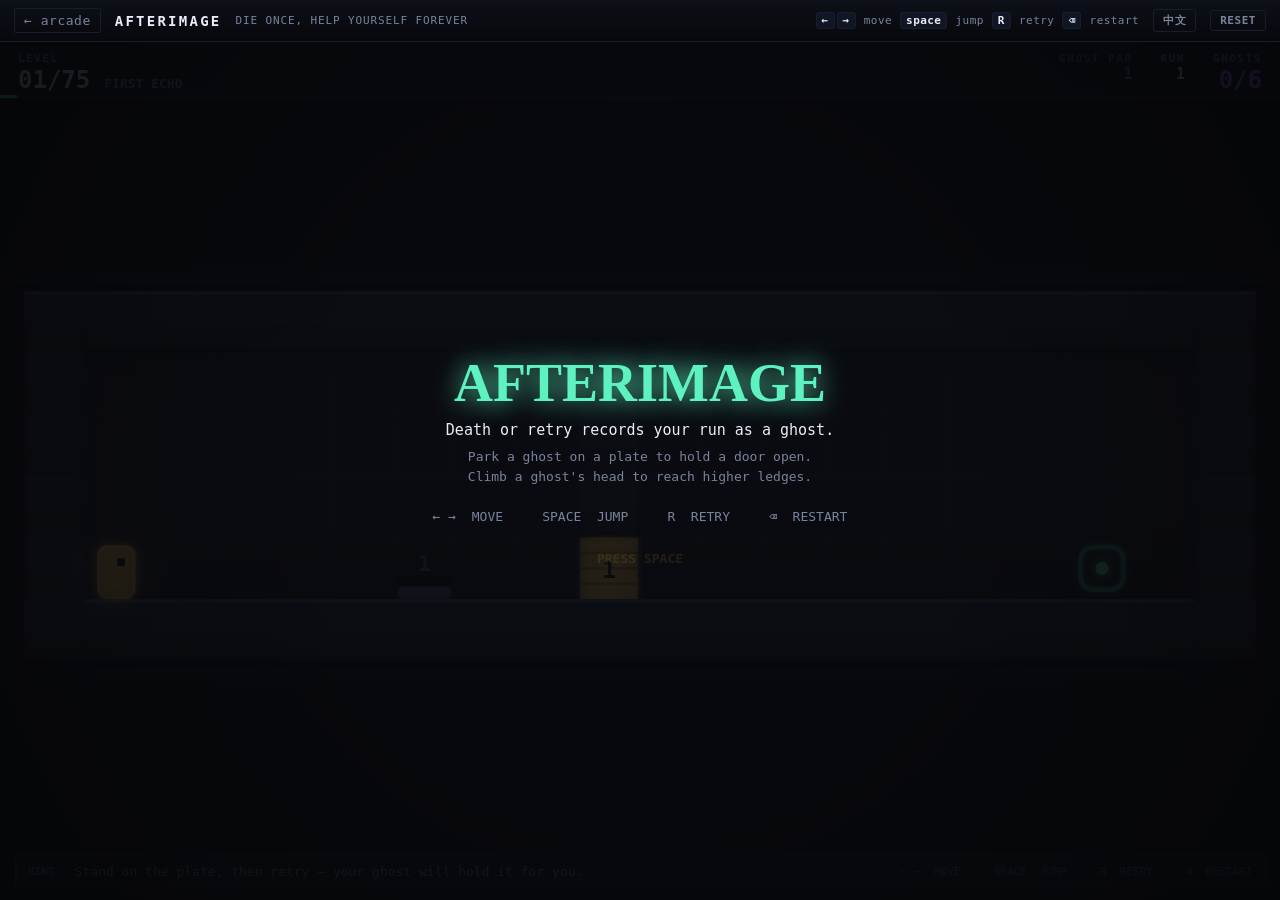
<file: games/afterimage/index.html>
<!doctype html>
<html lang="en">
<head>
<meta charset="utf-8">
<meta name="viewport" content="width=device-width, initial-scale=1, viewport-fit=cover">
<title>Afterimage — Gamesx10</title>
<meta name="description" content="Every death or retry records your run as a ghost. Stand it on a plate, climb its head — die again to get stronger.">
<link rel="stylesheet" href="../../shared/arcade.css">
<link rel="icon" href="data:image/svg+xml,<svg xmlns='http://www.w3.org/2000/svg' viewBox='0 0 32 32'><rect width='32' height='32' fill='rgb(11,12,15)'/><rect x='7' y='9' width='8' height='16' rx='2' fill='rgb(255,200,87)'/><rect x='18' y='9' width='8' height='16' rx='2' fill='rgb(94,242,192)' opacity='0.38'/></svg>">
</head>
<body>
<div class="shell">
  <div class="topbar">
    <a class="back" href="../../index.html" data-en="← arcade" data-zh="← 街机厅" data-es="← arcade" data-fr="← arcade" data-ja="← アーケード" data-ko="← 아케이드">&larr; arcade</a>
    <h1 data-en="Afterimage" data-zh="残影" data-es="Remanencia" data-fr="Rémanence" data-ja="残像" data-ko="잔상">Afterimage</h1>
    <span class="tag" data-en="die once, help yourself forever" data-zh="死一次,帮助自己一辈子" data-es="muere una vez, ayúdate para siempre" data-fr="meurs une fois, aide-toi pour toujours" data-ja="一度死ねば、永遠に自分を助けられる" data-ko="한 번 죽으면, 영원히 나를 돕는다">die once, help yourself forever</span>
    <span class="spacer"></span>
    <span class="keys"><b>&larr;</b><b>&rarr;</b> <span data-en="move" data-zh="移动" data-es="mover" data-fr="déplacer" data-ja="移動" data-ko="이동">move</span> <b>space</b> <span data-en="jump" data-zh="跳跃" data-es="saltar" data-fr="sauter" data-ja="ジャンプ" data-ko="점프">jump</span> <b>R</b> <span data-en="retry" data-zh="重试" data-es="reintentar" data-fr="réessayer" data-ja="リトライ" data-ko="재시도">retry</span> <b>⌫</b> <span data-en="restart" data-zh="重开" data-es="reiniciar" data-fr="redémarrer" data-ja="再開" data-ko="재시작">restart</span></span>
  </div>
  <div class="stage">
    <canvas id="game"></canvas>
  </div>
</div>

<div class="file-warning" id="fileWarn">
  <div class="card">
    <h2>Serve me over http</h2>
    <p>This game uses ES modules, which browsers refuse to load from <code>file://</code>.</p>
    <p>Run <kbd>python3 -m http.server</kbd> in the repo root and open
      <kbd>http://localhost:8000/games/afterimage/</kbd> — or just play it on GitHub&nbsp;Pages.</p>
  </div>
</div>

<script>
  if (location.protocol === 'file:') document.getElementById('fileWarn').style.display = 'flex';
</script>
<script type="module" src="./game.js"></script>
</body>
</html>
</file>
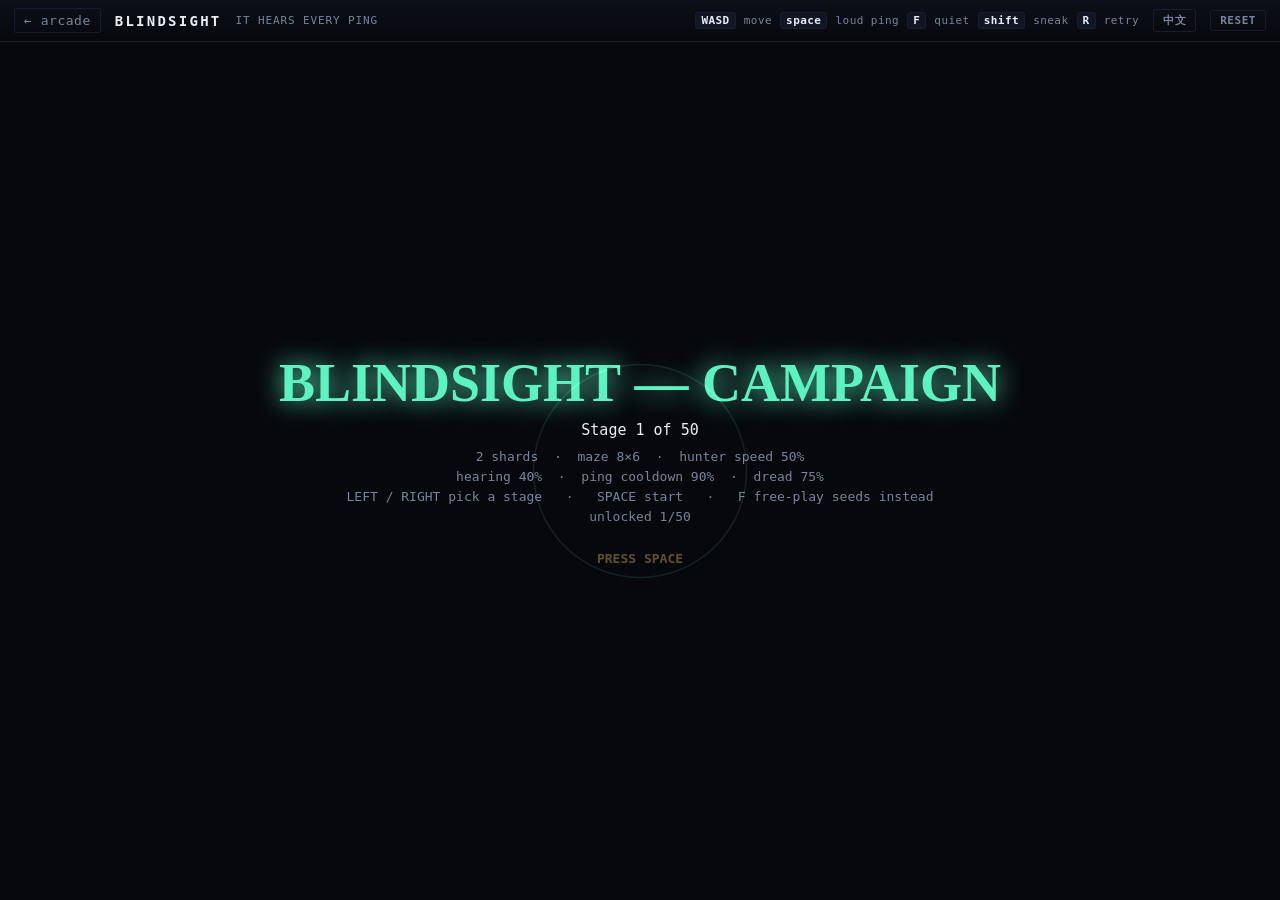
<file: games/blindsight/index.html>
<!doctype html>
<html lang="en">
<head>
<meta charset="utf-8">
<meta name="viewport" content="width=device-width, initial-scale=1, viewport-fit=cover">
<title>Blindsight — Gamesx10</title>
<meta name="description" content="The screen is black. Ping to see — but the thing hunting you hears every ping you send.">
<link rel="stylesheet" href="../../shared/arcade.css">
</head>
<body>
<div class="shell">
  <div class="topbar">
    <a class="back" href="../../index.html" data-en="← arcade" data-zh="← 街机厅" data-es="← recreativos" data-fr="← salle d'arcade" data-ja="← アーケード" data-ko="← 아케이드">&larr; arcade</a>
    <h1 data-en="Blindsight" data-zh="盲视" data-es="Visión ciega" data-fr="Vision aveugle" data-ja="ブラインドサイト" data-ko="블라인드사이트">Blindsight</h1>
    <span class="tag" data-en="it hears every ping" data-zh="它能听见你的每一次回声" data-es="oye cada pulso" data-fr="il entend chaque écho" data-ja="全ての発信音を聞いている" data-ko="모든 핑을 듣는다">it hears every ping</span>
    <span class="spacer"></span>
    <span class="keys"><b>WASD</b> <span data-en="move" data-zh="移动" data-es="mover" data-fr="déplacer" data-ja="移動" data-ko="이동">move</span> <b>space</b> <span data-en="loud ping" data-zh="大声回声" data-es="pulso fuerte" data-fr="écho fort" data-ja="大音波" data-ko="큰 핑">loud ping</span> <b>F</b> <span data-en="quiet" data-zh="轻声" data-es="silencioso" data-fr="silencieux" data-ja="静音" data-ko="조용히">quiet</span> <b>shift</b> <span data-en="sneak" data-zh="潜行" data-es="sigilo" data-fr="furtif" data-ja="忍び足" data-ko="은신">sneak</span> <b>R</b> <span data-en="retry" data-zh="重试" data-es="reintentar" data-fr="réessayer" data-ja="リトライ" data-ko="재시도">retry</span></span>
  </div>
  <div class="stage">
    <canvas id="game"></canvas>
  </div>
</div>

<div class="file-warning" id="fileWarn">
  <div class="card">
    <h2>Serve me over http</h2>
    <p>This game uses ES modules, which browsers refuse to load from <code>file://</code>.</p>
    <p>Run <kbd>python3 -m http.server</kbd> in the repo root and open
      <kbd>localhost:8000/games/blindsight/</kbd> — or just play it on GitHub&nbsp;Pages.</p>
  </div>
</div>

<script>
  if (location.protocol === 'file:') document.getElementById('fileWarn').style.display = 'flex';
</script>
<script type="module" src="./game.js"></script>
</body>
</html>
</file>
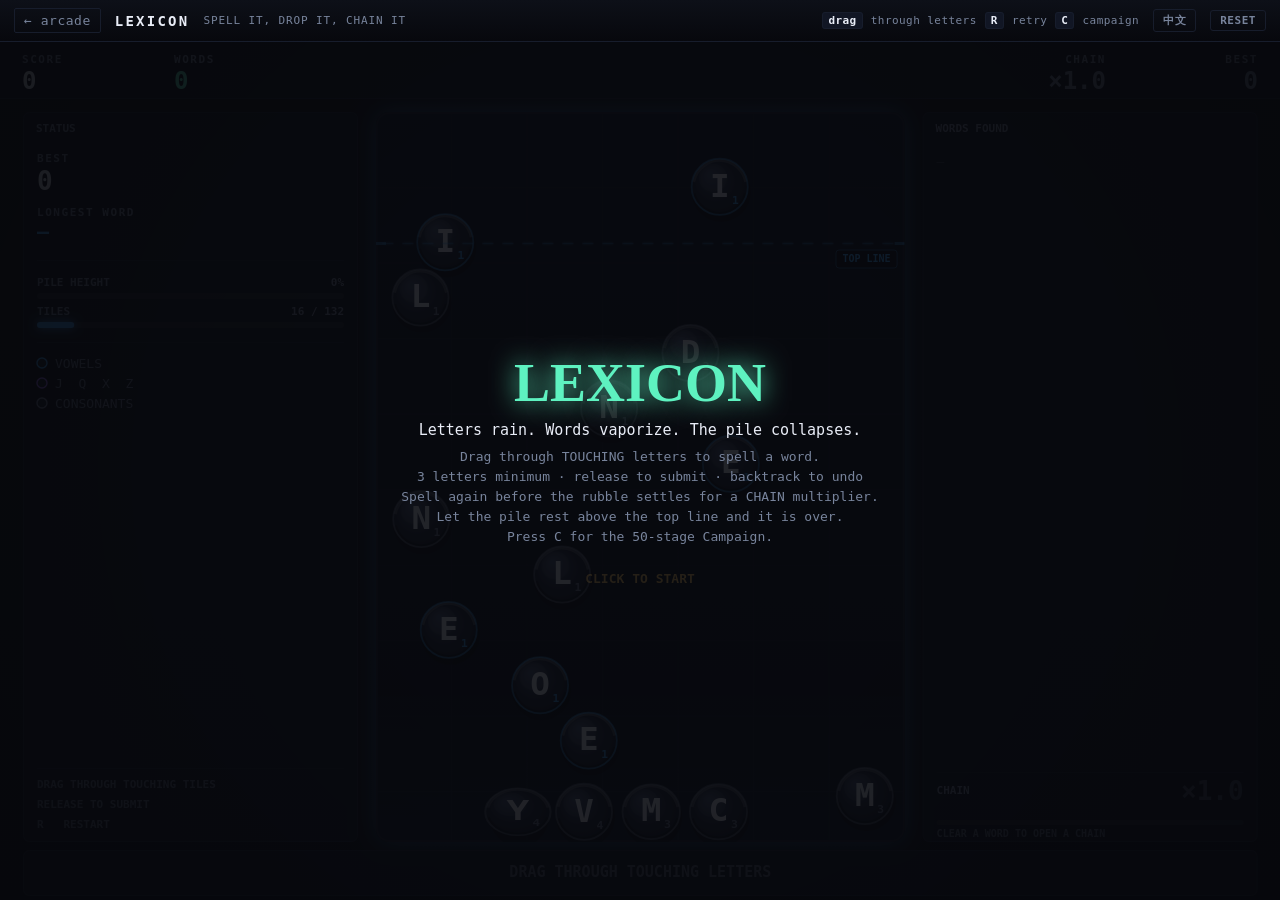
<file: games/lexicon/index.html>
<!doctype html>
<html lang="en">
<head>
<meta charset="utf-8">
<meta name="viewport" content="width=device-width, initial-scale=1, viewport-fit=cover">
<title>Lexicon — Gamesx10</title>
<meta name="description" content="Letter tiles rain into a jar with real physics. Drag through touching letters to spell a word — it vaporizes and the pile collapses.">
<link rel="stylesheet" href="../../shared/arcade.css">
<link rel="icon" href="data:image/svg+xml,<svg xmlns='http://www.w3.org/2000/svg' viewBox='0 0 32 32'><rect width='32' height='32' fill='rgb(11,12,15)'/><circle cx='11' cy='21' r='7.5' fill='rgb(94,242,192)'/><circle cx='23' cy='13' r='7.5' fill='rgb(23,29,44)' stroke='rgb(60,70,92)' stroke-width='1.3'/><text x='11' y='24.5' font-family='monospace' font-size='9' font-weight='700' fill='rgb(11,12,15)' text-anchor='middle'>L</text></svg>">
</head>
<body>
<div class="shell">
  <div class="topbar">
    <a class="back" href="../../index.html" data-en="← arcade" data-zh="← 街机厅" data-es="← recreativos" data-fr="← salle d'arcade" data-ja="← アーケード" data-ko="← 오락실">&larr; arcade</a>
    <h1 data-en="Lexicon" data-zh="词汇" data-es="Lexicon" data-fr="Lexicon" data-ja="レキシコン" data-ko="렉시콘">Lexicon</h1>
    <span class="tag" data-en="spell it, drop it, chain it" data-zh="拼出来,清掉它,连成链" data-es="deletréala, suéltala, encadénala" data-fr="épelle-le, lâche-le, enchaîne-le" data-ja="つづって、落として、つなげろ" data-ko="철자를 맞추고, 떨어뜨리고, 연결하라">spell it, drop it, chain it</span>
    <span class="spacer"></span>
    <span class="keys"><b>drag</b> <span data-en="through letters" data-zh="划过字母" data-es="por las letras" data-fr="à travers les lettres" data-ja="文字をなぞる" data-ko="글자를 지나">through letters</span> <b>R</b> <span data-en="retry" data-zh="重试" data-es="reintentar" data-fr="réessayer" data-ja="リトライ" data-ko="다시 시도">retry</span> <b>C</b> <span data-en="campaign" data-zh="战役" data-es="campaña" data-fr="campagne" data-ja="キャンペーン" data-ko="캠페인">campaign</span></span>
  </div>
  <div class="stage">
    <canvas id="game"></canvas>
  </div>
</div>

<div class="file-warning" id="fileWarn">
  <div class="card">
    <h2>Serve me over http</h2>
    <p>This game uses ES modules, which browsers refuse to load from <code>file://</code>.</p>
    <p>Run <kbd>python3 -m http.server</kbd> in the repo root and open
      <kbd>http://localhost:8000/games/lexicon/</kbd> — or just play it on GitHub&nbsp;Pages.</p>
  </div>
</div>

<script>
  if (location.protocol === 'file:') document.getElementById('fileWarn').style.display = 'flex';
</script>
<script type="module" src="./game.js"></script>
</body>
</html>
</file>
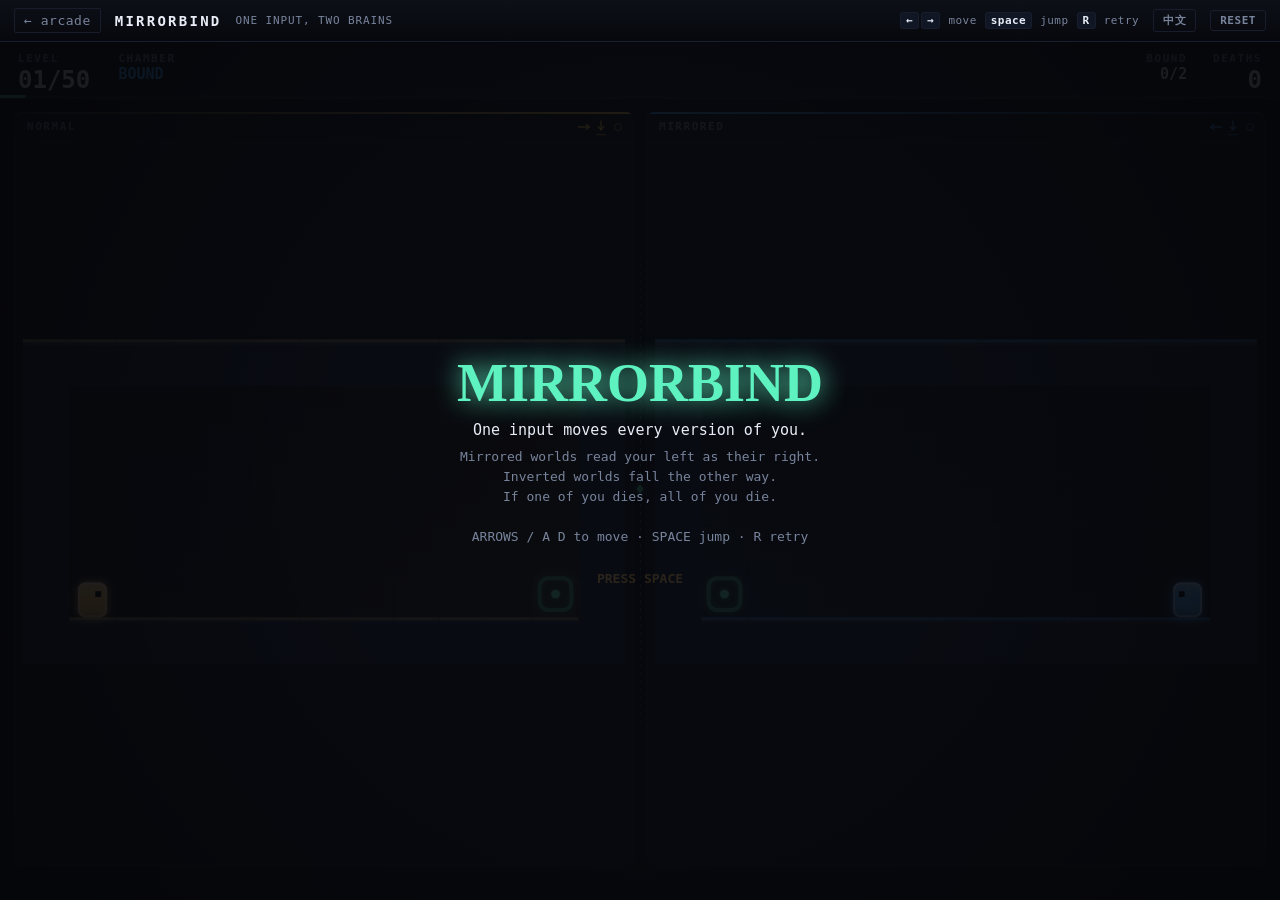
<file: games/mirrorbind/index.html>
<!doctype html>
<html lang="en">
<head>
<meta charset="utf-8">
<meta name="viewport" content="width=device-width, initial-scale=1, viewport-fit=cover">
<title>Mirrorbind — Gamesx10</title>
<meta name="description" content="One set of keys controls two mirrored versions of you at once. Both must get home.">
<link rel="stylesheet" href="../../shared/arcade.css">
<link rel="icon" href="data:image/svg+xml,<svg xmlns='http://www.w3.org/2000/svg' viewBox='0 0 32 32'><rect width='32' height='32' fill='rgb(11,12,15)'/><path d='M16 4V28' stroke='rgb(60,70,92)' stroke-width='1.5' stroke-dasharray='3 3'/><rect x='4' y='13' width='7' height='12' fill='rgb(255,200,87)'/><rect x='21' y='13' width='7' height='12' fill='rgb(59,167,255)'/></svg>">
</head>
<body>
<div class="shell">
  <div class="topbar">
    <a class="back" href="../../index.html" data-en="← arcade" data-zh="← 街机厅" data-es="← recreativa" data-fr="← arcade" data-ja="← アーケード" data-ko="← 오락실">&larr; arcade</a>
    <h1 data-en="Mirrorbind" data-zh="镜绑" data-es="Vínculo Espejo" data-fr="Lien Miroir" data-ja="ミラーバインド" data-ko="미러바인드">Mirrorbind</h1>
    <span class="tag" data-en="one input, two brains" data-zh="一套按键,两个大脑" data-es="una entrada, dos cerebros" data-fr="une entrée, deux cerveaux" data-ja="一つの操作、二つの脳" data-ko="하나의 입력, 두 개의 뇌">one input, two brains</span>
    <span class="spacer"></span>
    <span class="keys"><b>&larr;</b><b>&rarr;</b> <span data-en="move" data-zh="移动" data-es="mover" data-fr="bouger" data-ja="移動" data-ko="이동">move</span> <b>space</b> <span data-en="jump" data-zh="跳跃" data-es="saltar" data-fr="sauter" data-ja="ジャンプ" data-ko="점프">jump</span> <b>R</b> <span data-en="retry" data-zh="重试" data-es="reintentar" data-fr="recommencer" data-ja="リトライ" data-ko="재시도">retry</span></span>
  </div>
  <div class="stage">
    <canvas id="game"></canvas>
  </div>
</div>

<div class="file-warning" id="fileWarn">
  <div class="card">
    <h2>Serve me over http</h2>
    <p>This game uses ES modules, which browsers refuse to load from <code>file://</code>.</p>
    <p>Run <kbd>python3 -m http.server</kbd> in the repo root and open
      <kbd>http://localhost:8000/games/mirrorbind/</kbd> — or just play it on GitHub&nbsp;Pages.</p>
  </div>
</div>

<script>
  if (location.protocol === 'file:') document.getElementById('fileWarn').style.display = 'flex';
</script>
<script type="module" src="./game.js"></script>
</body>
</html>
</file>
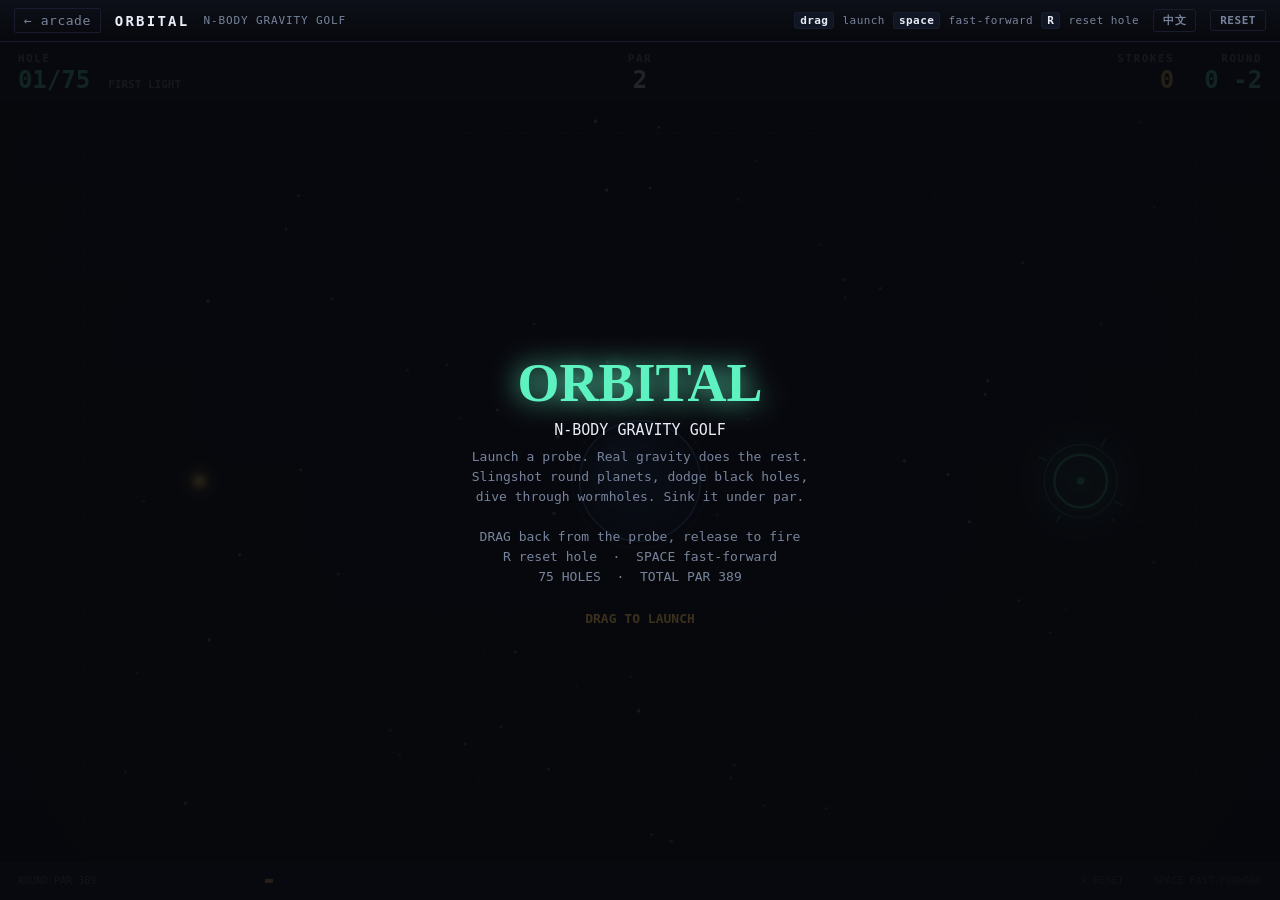
<file: games/orbital/index.html>
<!doctype html>
<html lang="en">
<head>
<meta charset="utf-8">
<meta name="viewport" content="width=device-width, initial-scale=1, viewport-fit=cover">
<title>Orbital — Gamesx10</title>
<meta name="description" content="N-body gravity golf. Launch a probe, slingshot it round planets and black holes, sink it under par.">
<link rel="stylesheet" href="../../shared/arcade.css">
<link rel="icon" href="data:image/svg+xml,<svg xmlns='http://www.w3.org/2000/svg' viewBox='0 0 32 32'><rect width='32' height='32' fill='rgb(11,12,15)'/><circle cx='16' cy='16' r='4' fill='rgb(59,167,255)'/><circle cx='27' cy='16' r='2.3' fill='rgb(94,242,192)'/><ellipse cx='16' cy='16' rx='13' ry='6' fill='none' stroke='rgb(60,70,92)' stroke-width='1.3'/></svg>">
</head>
<body>
<div class="shell">
  <div class="topbar">
    <a class="back" href="../../index.html" data-en="← arcade" data-zh="← 街机厅" data-es="← sala de juegos" data-fr="← salle d'arcade" data-ja="← ゲームセンター" data-ko="← 오락실">&larr; arcade</a>
    <h1 data-en="Orbital" data-zh="轨道" data-es="Órbita" data-fr="Orbite" data-ja="オービタル" data-ko="궤도">Orbital</h1>
    <span class="tag" data-en="n-body gravity golf" data-zh="多体引力高尔夫" data-es="golf gravitacional de n cuerpos" data-fr="golf gravitationnel à n corps" data-ja="n体重力ゴルフ" data-ko="n체 중력 골프">n-body gravity golf</span>
    <span class="spacer"></span>
    <span class="keys"><b>drag</b> <span data-en="launch" data-zh="发射" data-es="lanzar" data-fr="lancer" data-ja="発射" data-ko="발사">launch</span> <b>space</b> <span data-en="fast-forward" data-zh="快进" data-es="avance rápido" data-fr="avance rapide" data-ja="早送り" data-ko="빨리감기">fast-forward</span> <b>R</b> <span data-en="reset hole" data-zh="重置" data-es="reiniciar hoyo" data-fr="réinitialiser le trou" data-ja="ホールをリセット" data-ko="홀 리셋">reset hole</span></span>
  </div>
  <div class="stage">
    <canvas id="game"></canvas>
  </div>
</div>

<div class="file-warning" id="fileWarn">
  <div class="card">
    <h2>Serve me over http</h2>
    <p>This game uses ES modules, which browsers refuse to load from <code>file://</code>.</p>
    <p>Run <kbd>python3 -m http.server</kbd> in the repo root and open
      <kbd>http://localhost:8000/games/orbital/</kbd> — or just play it on GitHub&nbsp;Pages.</p>
  </div>
</div>

<script>
  if (location.protocol === 'file:') document.getElementById('fileWarn').style.display = 'flex';
</script>
<script type="module" src="./game.js"></script>
</body>
</html>
</file>
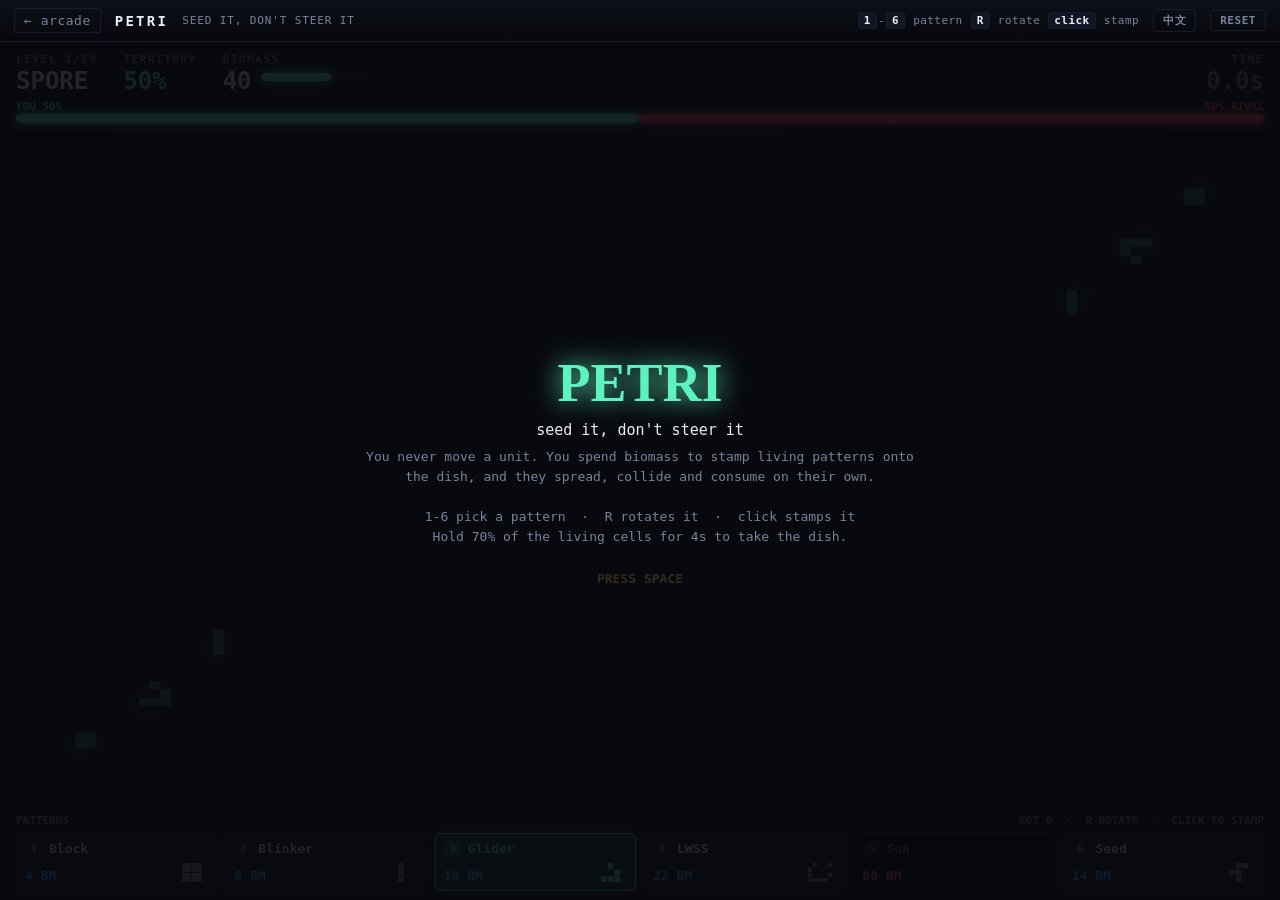
<file: games/petri/index.html>
<!doctype html>
<html lang="en">
<head>
<meta charset="utf-8">
<meta name="viewport" content="width=device-width, initial-scale=1, viewport-fit=cover">
<title>Petri — Gamesx10</title>
<meta name="description" content="Stamp Conway-style patterns to seed a living colony that spreads, fights and takes the grid on its own.">
<link rel="stylesheet" href="../../shared/arcade.css">
<link rel="icon" href="data:image/svg+xml,<svg xmlns='http://www.w3.org/2000/svg' viewBox='0 0 32 32'><rect width='32' height='32' fill='rgb(11,12,15)'/><circle cx='11' cy='12' r='3' fill='rgb(94,242,192)'/><circle cx='21' cy='11' r='2' fill='rgb(94,242,192)'/><circle cx='14' cy='20' r='2.4' fill='rgb(255,77,109)'/><circle cx='22' cy='21' r='3' fill='rgb(255,77,109)'/><circle cx='18' cy='15' r='1.6' fill='rgb(94,242,192)'/></svg>">
</head>
<body>
<div class="shell">
  <div class="topbar">
    <a class="back" href="../../index.html" data-en="← arcade" data-zh="← 街机厅" data-es="← salón" data-fr="← arcade" data-ja="← アーケード" data-ko="← 아케이드">&larr; arcade</a>
    <h1 data-en="Petri" data-zh="培养皿" data-es="Petri" data-fr="Petri" data-ja="ペトリ" data-ko="페트리">Petri</h1>
    <span class="tag" data-en="seed it, don't steer it" data-zh="播种,而非操控" data-es="siémbralo, no lo dirijas" data-fr="semez-le, ne le pilotez pas" data-ja="種をまけ、操るな" data-ko="씨를 뿌려라, 조종하지 마라">seed it, don't steer it</span>
    <span class="spacer"></span>
    <span class="keys"><b>1</b>-<b>6</b> <span data-en="pattern" data-zh="图案" data-es="patrón" data-fr="motif" data-ja="パターン" data-ko="패턴">pattern</span> <b>R</b> <span data-en="rotate" data-zh="旋转" data-es="rotar" data-fr="pivoter" data-ja="回転" data-ko="회전">rotate</span> <b>click</b> <span data-en="stamp" data-zh="放置" data-es="estampar" data-fr="tamponner" data-ja="刻印" data-ko="찍기">stamp</span></span>
  </div>
  <div class="stage">
    <canvas id="game"></canvas>
  </div>
</div>

<div class="file-warning" id="fileWarn">
  <div class="card">
    <h2>Serve me over http</h2>
    <p>This game uses ES modules, which browsers refuse to load from <code>file://</code>.</p>
    <p>Run <kbd>python3 -m http.server</kbd> in the repo root and open
      <kbd>http://localhost:8000/games/petri/</kbd> — or just play it on GitHub&nbsp;Pages.</p>
  </div>
</div>

<script>
  if (location.protocol === 'file:') document.getElementById('fileWarn').style.display = 'flex';
</script>
<script type="module" src="./game.js"></script>
</body>
</html>
</file>
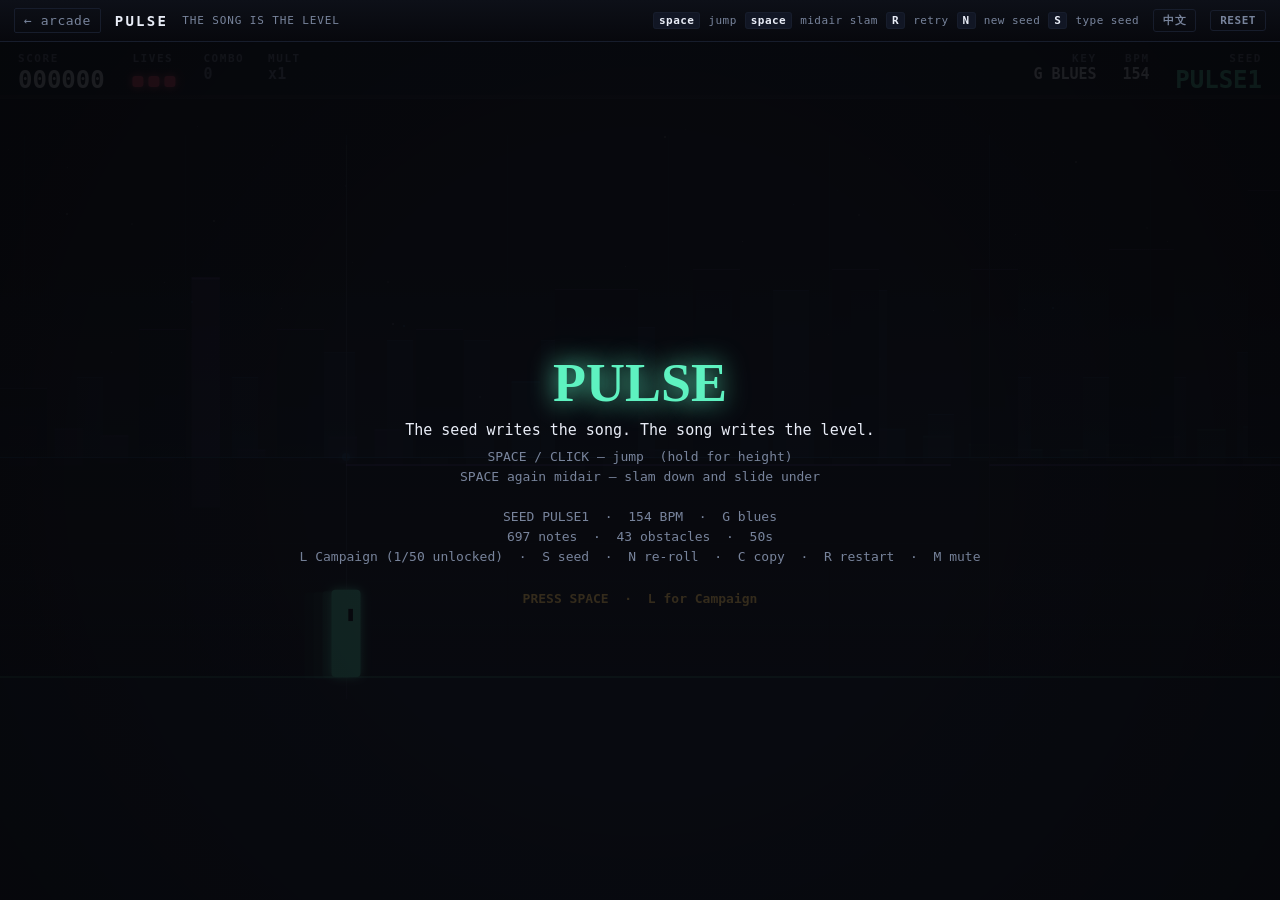
<file: games/pulse/index.html>
<!doctype html>
<html lang="en">
<head>
<meta charset="utf-8">
<meta name="viewport" content="width=device-width, initial-scale=1, viewport-fit=cover">
<title>Pulse — Gamesx10</title>
<meta name="description" content="A six-character seed writes a whole track, and the track writes the level. One button.">
<link rel="stylesheet" href="../../shared/arcade.css">
<link rel="icon" href="data:image/svg+xml,<svg xmlns='http://www.w3.org/2000/svg' viewBox='0 0 32 32'><rect width='32' height='32' fill='rgb(11,12,15)'/><g fill='rgb(94,242,192)'><rect x='5' y='18' width='3' height='9'/><rect x='11' y='11' width='3' height='16'/><rect x='17' y='6' width='3' height='21'/><rect x='23' y='14' width='3' height='13'/></g></svg>">
</head>
<body>
<div class="shell">
  <div class="topbar">
    <a class="back" href="../../index.html" data-en="← arcade" data-zh="← 街机厅" data-es="← recreativos" data-fr="← salle d'arcade" data-ja="← ゲームセンター" data-ko="← 오락실">&larr; arcade</a>
    <h1 data-en="Pulse" data-zh="脉冲" data-es="Pulse" data-fr="Pulse" data-ja="パルス" data-ko="펄스">Pulse</h1>
    <span class="tag" data-en="the song is the level" data-zh="歌曲就是关卡" data-es="la canción es el nivel" data-fr="la chanson est le niveau" data-ja="曲がレベルだ" data-ko="노래가 곧 레벨이다">the song is the level</span>
    <span class="spacer"></span>
    <span class="keys"><b>space</b> <span data-en="jump" data-zh="跳跃" data-es="saltar" data-fr="sauter" data-ja="ジャンプ" data-ko="점프">jump</span> <b>space</b> <span data-en="midair slam" data-zh="空中下砸" data-es="caída en el aire" data-fr="plaquage en l'air" data-ja="空中スラム" data-ko="공중 슬램">midair slam</span> <b>R</b> <span data-en="retry" data-zh="重试" data-es="reintentar" data-fr="réessayer" data-ja="リトライ" data-ko="재시도">retry</span> <b>N</b> <span data-en="new seed" data-zh="新种子" data-es="nueva semilla" data-fr="nouvelle graine" data-ja="新しいシード" data-ko="새 시드">new seed</span> <b>S</b> <span data-en="type seed" data-zh="输入种子" data-es="escribir semilla" data-fr="saisir une graine" data-ja="シード入力" data-ko="시드 입력">type seed</span></span>
  </div>
  <div class="stage">
    <canvas id="game"></canvas>
  </div>
</div>

<div class="file-warning" id="fileWarn">
  <div class="card">
    <h2>Serve me over http</h2>
    <p>This game uses ES modules, which browsers refuse to load from <code>file://</code>.</p>
    <p>Run <kbd>python3 -m http.server</kbd> in the repo root and open
      <kbd>http://localhost:8000/games/pulse/</kbd> — or just play it on GitHub&nbsp;Pages.</p>
  </div>
</div>

<script>
  if (location.protocol === 'file:') document.getElementById('fileWarn').style.display = 'flex';
</script>
<script type="module" src="./game.js"></script>
</body>
</html>
</file>
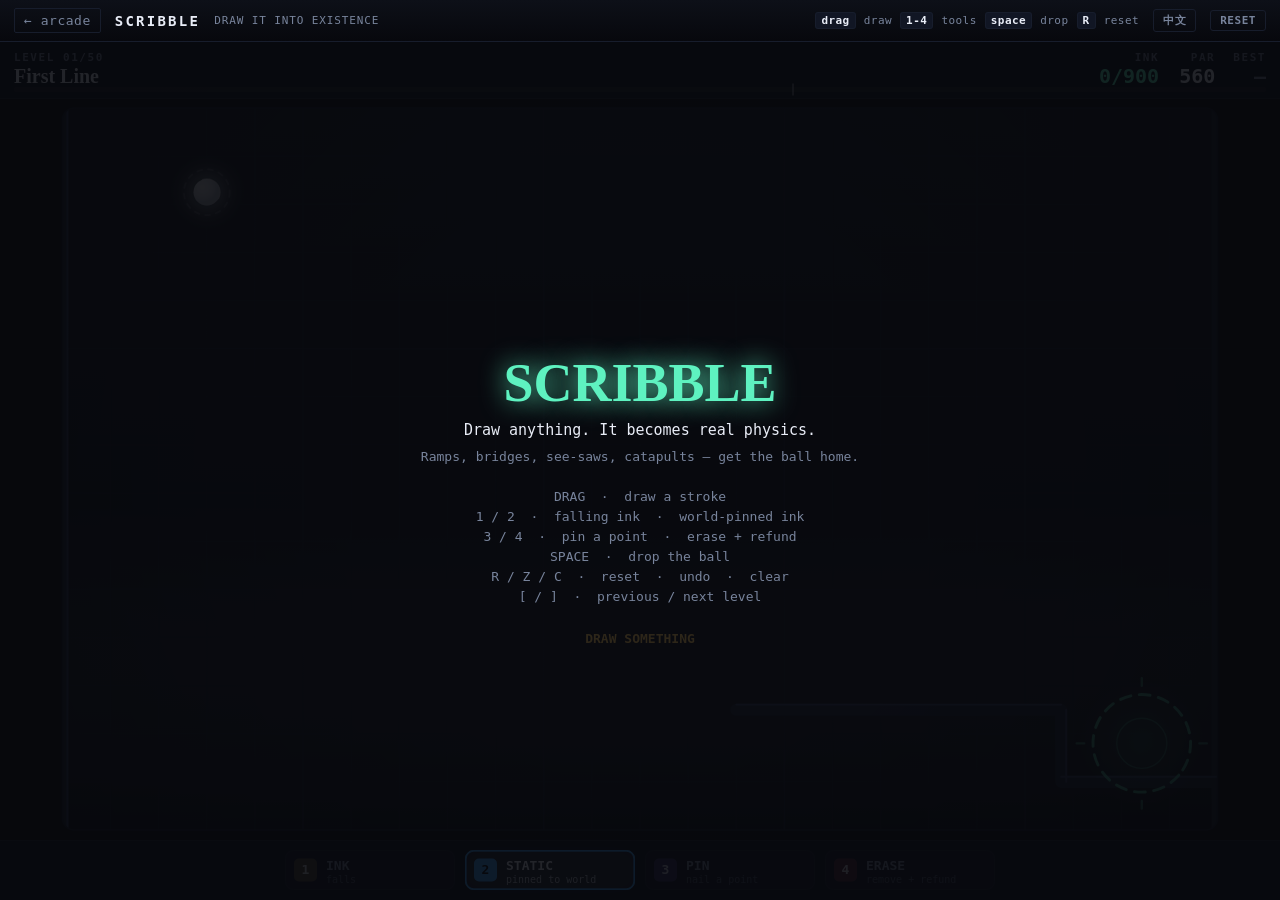
<file: games/scribble/index.html>
<!doctype html>
<html lang="en">
<head>
<meta charset="utf-8">
<meta name="viewport" content="width=device-width, initial-scale=1, viewport-fit=cover">
<title>Scribble — Gamesx10</title>
<meta name="description" content="Draw anything with your mouse and it becomes real physics. Get the ball to the goal with your own ink.">
<link rel="stylesheet" href="../../shared/arcade.css">
<link rel="icon" href="data:image/svg+xml,<svg xmlns='http://www.w3.org/2000/svg' viewBox='0 0 32 32'><rect width='32' height='32' fill='rgb(7,8,13)'/><path d='M6 24 Q12 10 16 18 T26 8' stroke='rgb(255,200,87)' stroke-width='2.4' fill='none' stroke-linecap='round'/><circle cx='26' cy='22' r='3.4' fill='rgb(94,242,192)'/></svg>">
</head>
<body>
<div class="shell">
  <div class="topbar">
    <a class="back" href="../../index.html" data-en="← arcade" data-zh="← 街机厅" data-es="← recreativos" data-fr="← salle d'arcade" data-ja="← アーケード" data-ko="← 오락실">&larr; arcade</a>
    <h1 data-en="Scribble" data-zh="涂鸦" data-es="Garabato" data-fr="Gribouillis" data-ja="スクリブル" data-ko="스크리블">Scribble</h1>
    <span class="tag" data-en="draw it into existence" data-zh="画出来,它就是真的" data-es="dibújalo hasta que exista" data-fr="dessinez-le pour le faire exister" data-ja="描けば、それは現実になる" data-ko="그리면, 그것이 현실이 된다">draw it into existence</span>
    <span class="spacer"></span>
    <span class="keys"><b>drag</b> <span data-en="draw" data-zh="绘制" data-es="dibujar" data-fr="dessiner" data-ja="描く" data-ko="그리기">draw</span> <b>1-4</b> <span data-en="tools" data-zh="工具" data-es="herramientas" data-fr="outils" data-ja="ツール" data-ko="도구">tools</span> <b>space</b> <span data-en="drop" data-zh="放球" data-es="soltar" data-fr="lâcher" data-ja="落とす" data-ko="떨어뜨리기">drop</span> <b>R</b> <span data-en="reset" data-zh="重置" data-es="reiniciar" data-fr="réinitialiser" data-ja="リセット" data-ko="초기화">reset</span></span>
  </div>
  <div class="stage">
    <canvas id="game"></canvas>
  </div>
</div>

<div class="file-warning" id="fileWarn">
  <div class="card">
    <h2>Serve me over http</h2>
    <p>This game uses ES modules, which browsers refuse to load from <code>file://</code>.</p>
    <p>Run <kbd>python3 -m http.server</kbd> in the repo root and open
      <kbd>http://localhost:8000/games/scribble/</kbd> — or just play it on GitHub&nbsp;Pages.</p>
  </div>
</div>

<script>
  if (location.protocol === 'file:') document.getElementById('fileWarn').style.display = 'flex';
</script>
<script type="module" src="./game.js"></script>
</body>
</html>
</file>
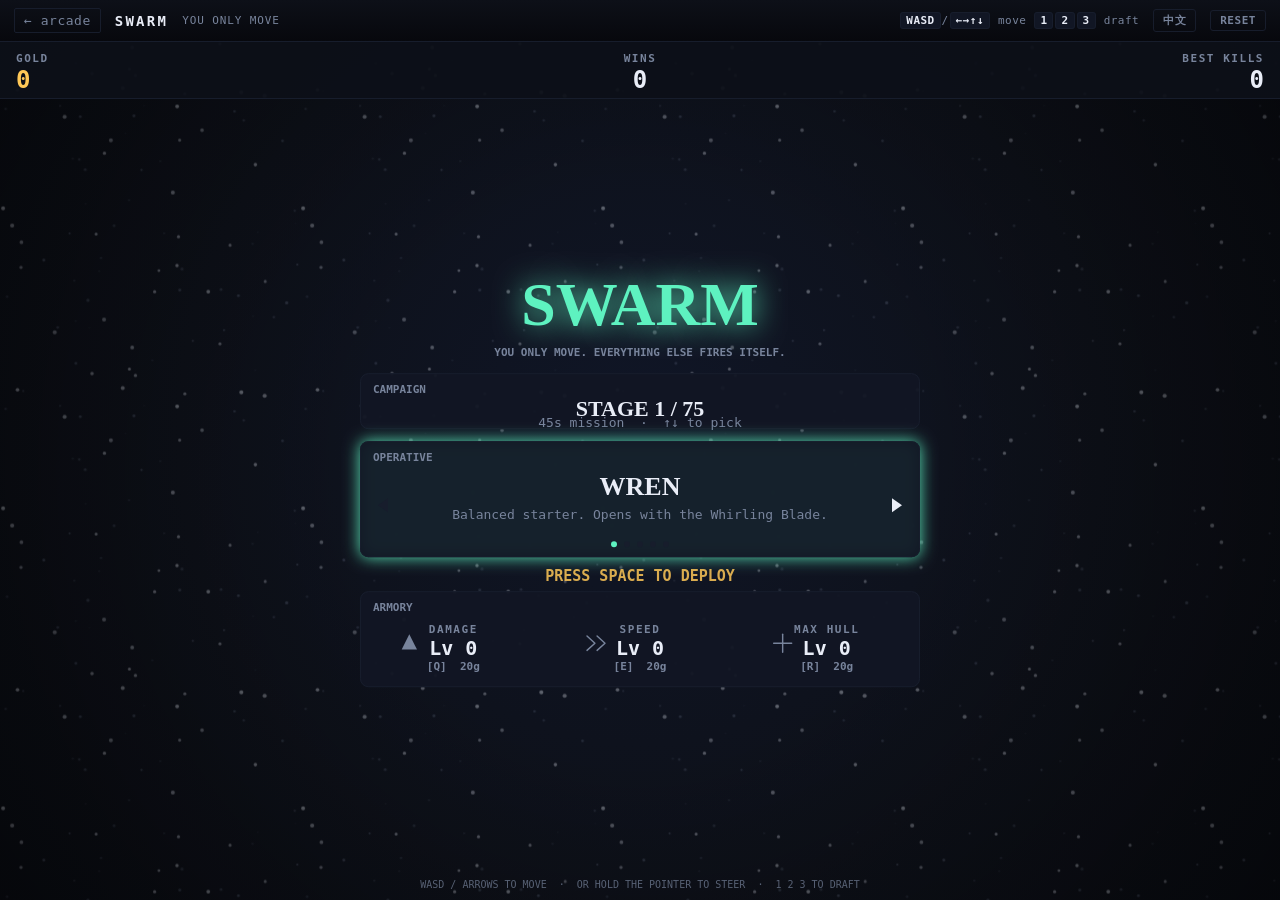
<file: games/swarm/index.html>
<!doctype html>
<html lang="en">
<head>
<meta charset="utf-8">
<meta name="viewport" content="width=device-width, initial-scale=1, viewport-fit=cover">
<title>Swarm — Gamesx10</title>
<meta name="description" content="A 10-minute bullet-heaven roguelite. You only move — every weapon fires itself.">
<link rel="stylesheet" href="../../shared/arcade.css">
<link rel="icon" href="data:image/svg+xml,<svg xmlns='http://www.w3.org/2000/svg' viewBox='0 0 32 32'><rect width='32' height='32' fill='rgb(11,12,15)'/><circle cx='16' cy='16' r='5' fill='rgb(94,242,192)'/><circle cx='16' cy='6' r='2.4' fill='rgb(160,107,255)'/><circle cx='25' cy='20' r='2.4' fill='rgb(160,107,255)'/><circle cx='7' cy='20' r='2.4' fill='rgb(160,107,255)'/></svg>">
</head>
<body>
<div class="shell">
  <div class="topbar">
    <a class="back" href="../../index.html" data-en="← arcade" data-zh="← 街机厅" data-es="← salón" data-fr="← salle" data-ja="← ゲーム一覧" data-ko="← 오락실">&larr; arcade</a>
    <h1 data-en="Swarm" data-zh="虫潮" data-es="Swarm" data-fr="Swarm" data-ja="Swarm" data-ko="Swarm">Swarm</h1>
    <span class="tag" data-en="you only move" data-zh="你只需要移动" data-es="solo te mueves" data-fr="vous ne faites que bouger" data-ja="移動するだけ" data-ko="당신은 움직이기만 하면 됩니다">you only move</span>
    <span class="spacer"></span>
    <span class="keys"><b>WASD</b>/<b>&larr;&rarr;&uarr;&darr;</b> <span data-en="move" data-zh="移动" data-es="mover" data-fr="bouger" data-ja="移動" data-ko="이동">move</span> <b>1</b><b>2</b><b>3</b> <span data-en="draft" data-zh="选择" data-es="elegir" data-fr="choisir" data-ja="選択" data-ko="선택">draft</span></span>
  </div>
  <div class="stage">
    <canvas id="game"></canvas>
  </div>
</div>

<div class="file-warning" id="fileWarn">
  <div class="card">
    <h2>Serve me over http</h2>
    <p>This game uses ES modules, which browsers refuse to load from <code>file://</code>.</p>
    <p>Run <kbd>python3 -m http.server</kbd> in the repo root and open
      <kbd>http://localhost:8000/games/swarm/</kbd> — or just play it on GitHub&nbsp;Pages.</p>
  </div>
</div>

<script>
  if (location.protocol === 'file:') document.getElementById('fileWarn').style.display = 'flex';
</script>
<script type="module" src="./game.js"></script>
</body>
</html>
</file>
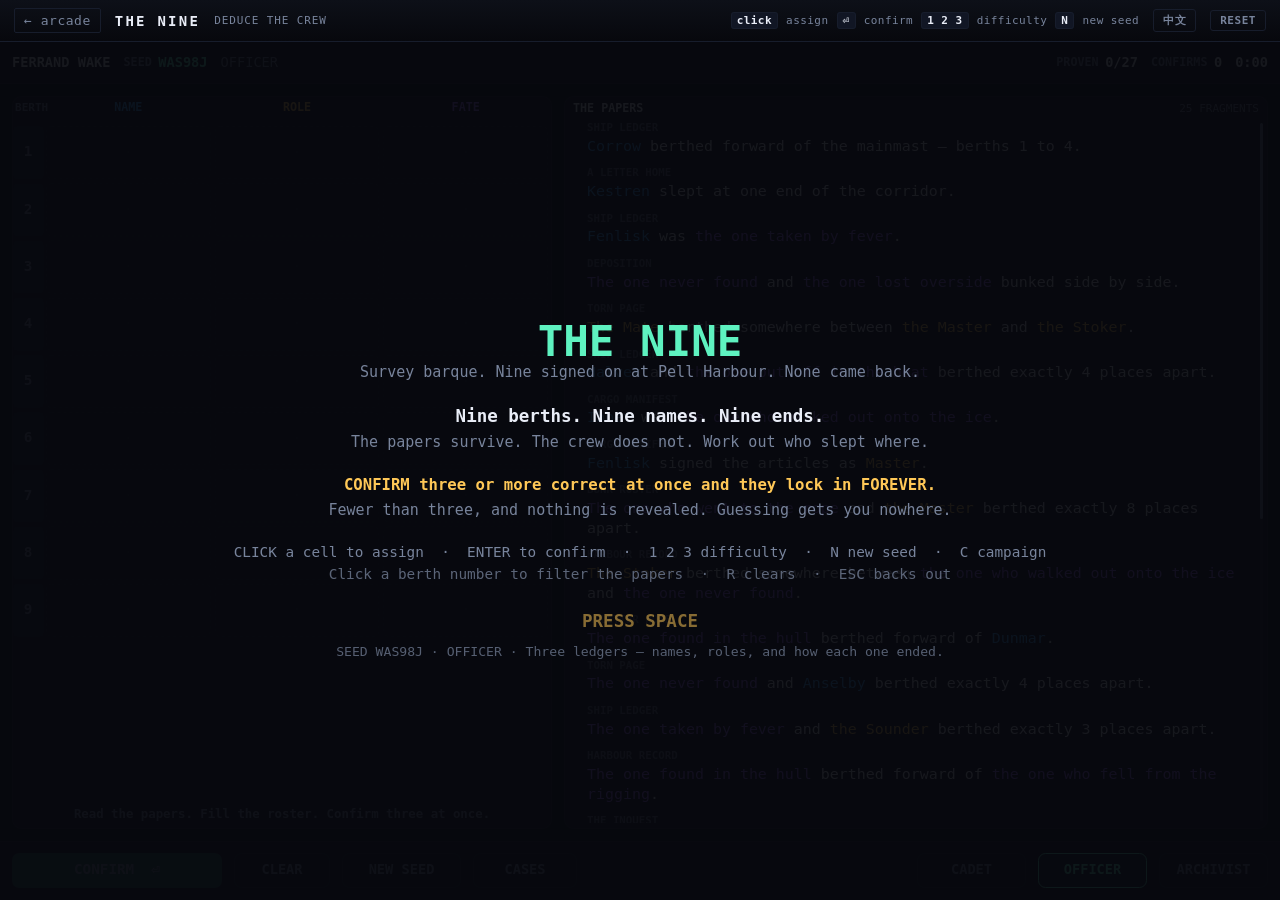
<file: games/the-nine/index.html>
<!doctype html>
<html lang="en">
<head>
<meta charset="utf-8">
<meta name="viewport" content="width=device-width, initial-scale=1, viewport-fit=cover">
<title>The Nine — Gamesx10</title>
<meta name="description" content="Nine berths, nine hidden identities, one consistent answer. Three correct at once lock in forever.">
<link rel="stylesheet" href="../../shared/arcade.css">
<link rel="icon" href="data:image/svg+xml,<svg xmlns='http://www.w3.org/2000/svg' viewBox='0 0 32 32'><rect width='32' height='32' fill='rgb(11,12,15)'/><g fill='none' stroke='rgb(60,70,92)' stroke-width='1'><rect x='4' y='4' width='7' height='7'/><rect x='12.5' y='4' width='7' height='7'/><rect x='21' y='4' width='7' height='7'/><rect x='4' y='12.5' width='7' height='7'/><rect x='21' y='12.5' width='7' height='7'/><rect x='4' y='21' width='7' height='7'/><rect x='21' y='21' width='7' height='7'/></g><rect x='12.5' y='12.5' width='7' height='7' fill='rgb(94,242,192)'/><rect x='12.5' y='21' width='7' height='7' fill='rgb(94,242,192)'/></svg>">
</head>
<body>
<div class="shell">
  <div class="topbar">
    <a class="back" href="../../index.html" data-en="← arcade" data-zh="← 街机厅" data-es="← recreativos" data-fr="← salle d'arcade" data-ja="← アーケード" data-ko="← 아케이드">&larr; arcade</a>
    <h1 data-en="The Nine" data-zh="九人" data-es="Los Nueve" data-fr="Les Neuf" data-ja="九人" data-ko="아홉 명">The Nine</h1>
    <span class="tag" data-en="deduce the crew" data-zh="推理出这九人的身份" data-es="deduce a la tripulación" data-fr="déduisez l'équipage" data-ja="乗組員を推理せよ" data-ko="선원을 추리하라">deduce the crew</span>
    <span class="spacer"></span>
    <span class="keys"><b>click</b> <span data-en="assign" data-zh="分配" data-es="asignar" data-fr="assigner" data-ja="割り当て" data-ko="배정">assign</span> <b>⏎</b> <span data-en="confirm" data-zh="确认" data-es="confirmar" data-fr="confirmer" data-ja="確定" data-ko="확인">confirm</span> <b>1 2 3</b> <span data-en="difficulty" data-zh="难度" data-es="dificultad" data-fr="difficulté" data-ja="難易度" data-ko="난이도">difficulty</span> <b>N</b> <span data-en="new seed" data-zh="新种子" data-es="nueva semilla" data-fr="nouvelle graine" data-ja="新しいシード" data-ko="새 시드">new seed</span></span>
  </div>
  <div class="stage">
    <canvas id="game"></canvas>
  </div>
</div>

<div class="file-warning" id="fileWarn">
  <div class="card">
    <h2>Serve me over http</h2>
    <p>This game uses ES modules, which browsers refuse to load from <code>file://</code>.</p>
    <p>Run <kbd>python3 -m http.server</kbd> in the repo root and open
      <kbd>http://localhost:8000/games/the-nine/</kbd> — or just play it on GitHub&nbsp;Pages.</p>
  </div>
</div>

<script>
  if (location.protocol === 'file:') document.getElementById('fileWarn').style.display = 'flex';
</script>
<script type="module" src="./game.js"></script>
</body>
</html>
</file>
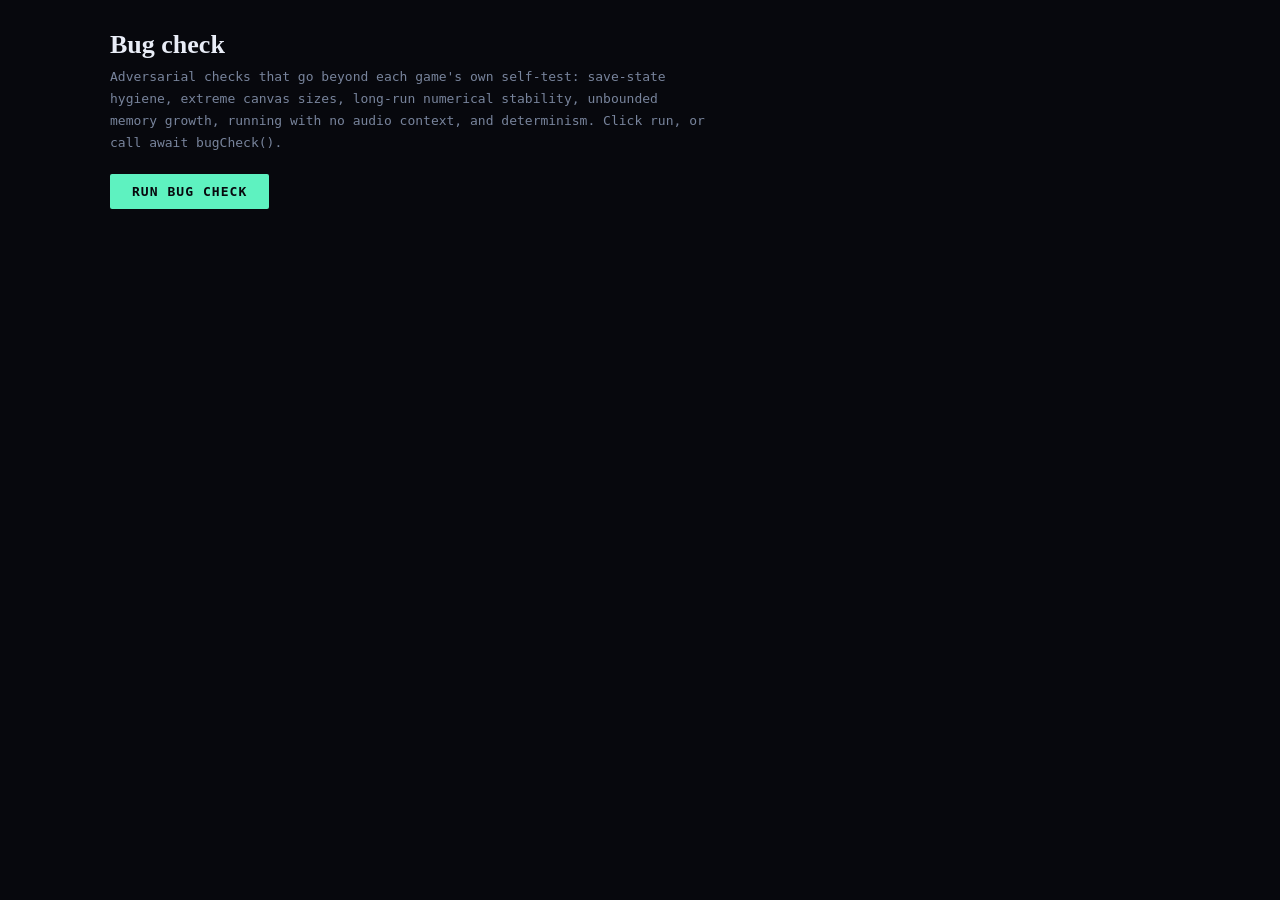
<file: tools/bugcheck.html>
<!doctype html>
<html lang="en">
<head>
<meta charset="utf-8">
<title>Gamesx10 — bug check</title>
<link rel="stylesheet" href="../shared/arcade.css">
<style>
  body { overflow-y: auto; }
  .wrap { max-width: 1100px; margin: 0 auto; padding: 30px 20px 70px; }
  h1 { font-family: var(--display); font-size: 26px; margin: 0 0 6px; font-weight: 600; }
  .lead { color: var(--dim); font-size: 13px; line-height: 1.7; margin: 0 0 20px; max-width: 76ch; }
  #stage { position: fixed; left: -9999px; top: 0; width: 900px; height: 600px; }
  iframe { width: 900px; height: 600px; border: 0; }
  table { border-collapse: collapse; width: 100%; font-size: 12px; margin-top: 14px; }
  th, td { text-align: left; padding: 6px 8px; border-bottom: 1px solid var(--grid); vertical-align: top; }
  th { color: var(--dim); font-size: 10px; letter-spacing: .08em; text-transform: uppercase; }
  .ok { color: var(--accent); }
  .bad { color: var(--hot); }
  .warn { color: var(--warm); }
  pre { margin: 3px 0 0; font-size: 11px; color: var(--hot); white-space: pre-wrap; }
</style>
</head>
<body>
<div class="wrap">
  <h1>Bug check</h1>
  <p class="lead">
    Adversarial checks that go beyond each game's own self-test: save-state hygiene, extreme
    canvas sizes, long-run numerical stability, unbounded memory growth, running with no audio
    context, and determinism. Click run, or call <code>await bugCheck()</code>.
  </p>
  <button id="run">Run bug check</button>
  <div id="out"></div>
</div>
<div id="stage"></div>

<script type="module">
const GAMES = ['afterimage','orbital','swarm','petri','blindsight','lexicon','pulse','the-nine','scribble','mirrorbind'];
const stage = document.getElementById('stage');
const out = document.getElementById('out');

function load(slug, timeoutMs = 15000) {
  return new Promise((resolve) => {
    const frame = document.createElement('iframe');
    let settled = false;
    const done = (v) => { if (settled) return; settled = true; resolve({ frame, ...v }); };
    frame.src = `../games/${slug}/index.html?bugcheck=1`;
    frame.addEventListener('load', async () => {
      const w = frame.contentWindow;
      const deadline = Date.now() + 8000;
      while (!w.__game && Date.now() < deadline) await new Promise(r => setTimeout(r, 60));
      done({ w, ok: !!w.__game });
    });
    setTimeout(() => done({ w: frame.contentWindow, ok: false, timedOut: true }), timeoutMs);
    stage.appendChild(frame);
  });
}

/** Deep-walk a sim and record array lengths, so we can spot unbounded growth. */
function arrayLengths(obj, depth = 3, prefix = '', acc = {}, seen = new Set()) {
  if (!obj || typeof obj !== 'object' || depth < 0 || seen.has(obj)) return acc;
  seen.add(obj);
  for (const k of Object.keys(obj)) {
    const v = obj[k];
    if (Array.isArray(v)) acc[prefix + k] = v.length;
    else if (v && typeof v === 'object') arrayLengths(v, depth - 1, prefix + k + '.', acc, seen);
  }
  return acc;
}

function finiteScan(v, maxDepth = 5, seen = new Set()) {
  const bad = [];
  (function walk(x, path, d) {
    if (d > maxDepth || x == null) return;
    if (typeof x === 'number') { if (!Number.isFinite(x)) bad.push(path); return; }
    if (typeof x !== 'object' || seen.has(x)) return;
    seen.add(x);
    if (Array.isArray(x)) { for (let i = 0; i < Math.min(x.length, 250); i++) walk(x[i], `${path}[${i}]`, d + 1); }
    else for (const k of Object.keys(x)) walk(x[k], `${path}.${k}`, d + 1);
  })(v, '', 0);
  return bad;
}

async function checkGame(slug) {
  const findings = [];
  const note = (sev, name, detail) => findings.push({ sev, name, detail: String(detail).slice(0, 260) });

  const { frame, w, ok, timedOut } = await load(slug);
  if (!ok) {
    note('bad', 'page failed to boot', timedOut ? 'timed out waiting for window.__game' : 'no __game');
    frame.remove();
    return findings;
  }

  try {
    const g = w.__game;

    // 1. clean load
    if (w.__errors && w.__errors.length) note('bad', 'errors on load', w.__errors.join(' | '));

    // 2. save-state hygiene: running the self-test must not mutate stored progress
    const snap = () => { const o = {}; for (let i = 0; i < w.localStorage.length; i++) { const k = w.localStorage.key(i); o[k] = w.localStorage.getItem(k); } return o; };
    const before = snap();
    if (typeof w.__selftest === 'function') {
      const res = await w.__selftest();
      if (!res.pass) note('bad', 'self-test failed', res.checks.filter(c => !c.pass).map(c => c.name).join('; '));
    } else {
      note('bad', 'no __selftest', 'game does not register one');
    }
    const after = snap();
    const changed = Object.keys({ ...before, ...after }).filter(k => before[k] !== after[k]);
    if (changed.length) note('warn', 'self-test mutates saved progress', changed.join(', '));

    // 3. extreme canvas sizes — games must not assume a comfortable viewport
    const canvas = g.canvas;
    const origW = canvas.style.width, origH = canvas.style.height;
    for (const [cw, ch] of [[240, 160], [2200, 1300], [520, 900]]) {
      try {
        canvas.style.width = cw + 'px';
        canvas.style.height = ch + 'px';
        w.dispatchEvent(new w.Event('resize'));
        await new Promise(r => setTimeout(r, 40));
        g.paused = true;
        for (let i = 0; i < 45; i++) g.step(1);
        g.draw();
        const bad = finiteScan(g.state);
        if (bad.length) note('bad', `non-finite state at ${cw}x${ch}`, bad.slice(0, 4).join(', '));
      } catch (e) {
        note('bad', `threw at canvas ${cw}x${ch}`, e && (e.message || e));
      }
    }
    canvas.style.width = origW; canvas.style.height = origH;
    w.dispatchEvent(new w.Event('resize'));
    await new Promise(r => setTimeout(r, 40));

    // 4. long run: numerical stability + unbounded growth
    try {
      g.paused = true;
      g.restart();
      const sim = g.state.sim || g.state;
      for (let i = 0; i < 400; i++) g.step(1);
      const early = arrayLengths(sim);
      for (let i = 0; i < 2600; i++) g.step(1);
      const late = arrayLengths(g.state.sim || g.state);
      const bad = finiteScan(g.state);
      if (bad.length) note('bad', 'non-finite after 3000 frames', bad.slice(0, 5).join(', '));
      const grew = Object.keys(late).filter(k => late[k] > 2000 && late[k] > (early[k] ?? 0) * 8);
      if (grew.length) note('warn', 'array grew unbounded over 3000 frames', grew.map(k => `${k}: ${early[k] ?? 0}->${late[k]}`).join(', '));
    } catch (e) {
      note('bad', 'threw during 3000-frame run', e && (e.message || e));
    }

    // 5. must work with no audio (self-tests never get a user gesture)
    try {
      const S = g.sound;
      const savedCtx = S.ctx;
      S.ctx = null;
      g.restart();
      for (let i = 0; i < 120; i++) g.step(1);
      g.draw();
      S.ctx = savedCtx;
    } catch (e) {
      note('bad', 'throws when audio context is absent', e && (e.message || e));
    }

    // 6. determinism: same seed + same scripted input => identical outcome
    try {
      const hash = () => JSON.stringify(finiteScan(g.state)).length + '|' +
        JSON.stringify(arrayLengths(g.state.sim || g.state));
      g.restart(g.seed); for (let i = 0; i < 200; i++) g.step(1);
      const a = hash();
      g.restart(g.seed); for (let i = 0; i < 200; i++) g.step(1);
      const b = hash();
      if (a !== b) note('warn', 'run not reproducible from same seed', `${a} vs ${b}`);
    } catch (e) {
      note('bad', 'threw during determinism check', e && (e.message || e));
    }

    // 7. blur must release held keys, or the player returns to a stuck input
    try {
      g.input.press('right');
      w.dispatchEvent(new w.Event('blur'));
      if (g.input.isDown('right')) note('warn', 'keys stay held after window blur', 'ArrowRight still down');
      g.input.clear();
    } catch (e) { note('bad', 'threw during blur check', e && (e.message || e)); }

  } catch (e) {
    note('bad', 'bug check threw', e && (e.stack || e.message || e));
  }

  frame.remove();
  return findings;
}

async function bugCheck(list = GAMES) {
  const all = {};
  for (const slug of list) all[slug] = await checkGame(slug);
  render(all);
  globalThis.__bugs = all;
  const bad = Object.entries(all).filter(([, f]) => f.some(x => x.sev === 'bad'));
  const warn = Object.entries(all).filter(([, f]) => f.some(x => x.sev === 'warn'));
  return { clean: Object.keys(all).length - bad.length - warn.length, failing: bad.map(([s]) => s), warning: warn.map(([s]) => s), all };
}

function render(all) {
  const rows = Object.entries(all).map(([slug, f]) => {
    const bad = f.filter(x => x.sev === 'bad'), warn = f.filter(x => x.sev === 'warn');
    const cls = bad.length ? 'bad' : warn.length ? 'warn' : 'ok';
    const label = bad.length ? `${bad.length} BUG` : warn.length ? `${warn.length} warn` : 'clean';
    const detail = f.length
      ? `<pre>${f.map(x => `${x.sev === 'bad' ? '✗' : '!'} ${x.name} — ${x.detail}`).join('\n')}</pre>`
      : '<span class="ok">all checks passed</span>';
    return `<tr><td><b>${slug}</b></td><td class="${cls}">${label}</td><td>${detail}</td></tr>`;
  }).join('');
  out.innerHTML = `<table><thead><tr><th>game</th><th>result</th><th>findings</th></tr></thead><tbody>${rows}</tbody></table>`;
}

document.getElementById('run').addEventListener('click', () => { out.innerHTML = '<p class="lead">Running…</p>'; bugCheck(); });
globalThis.bugCheck = bugCheck;
globalThis.GAMES = GAMES;
</script>
</body>
</html>
</file>
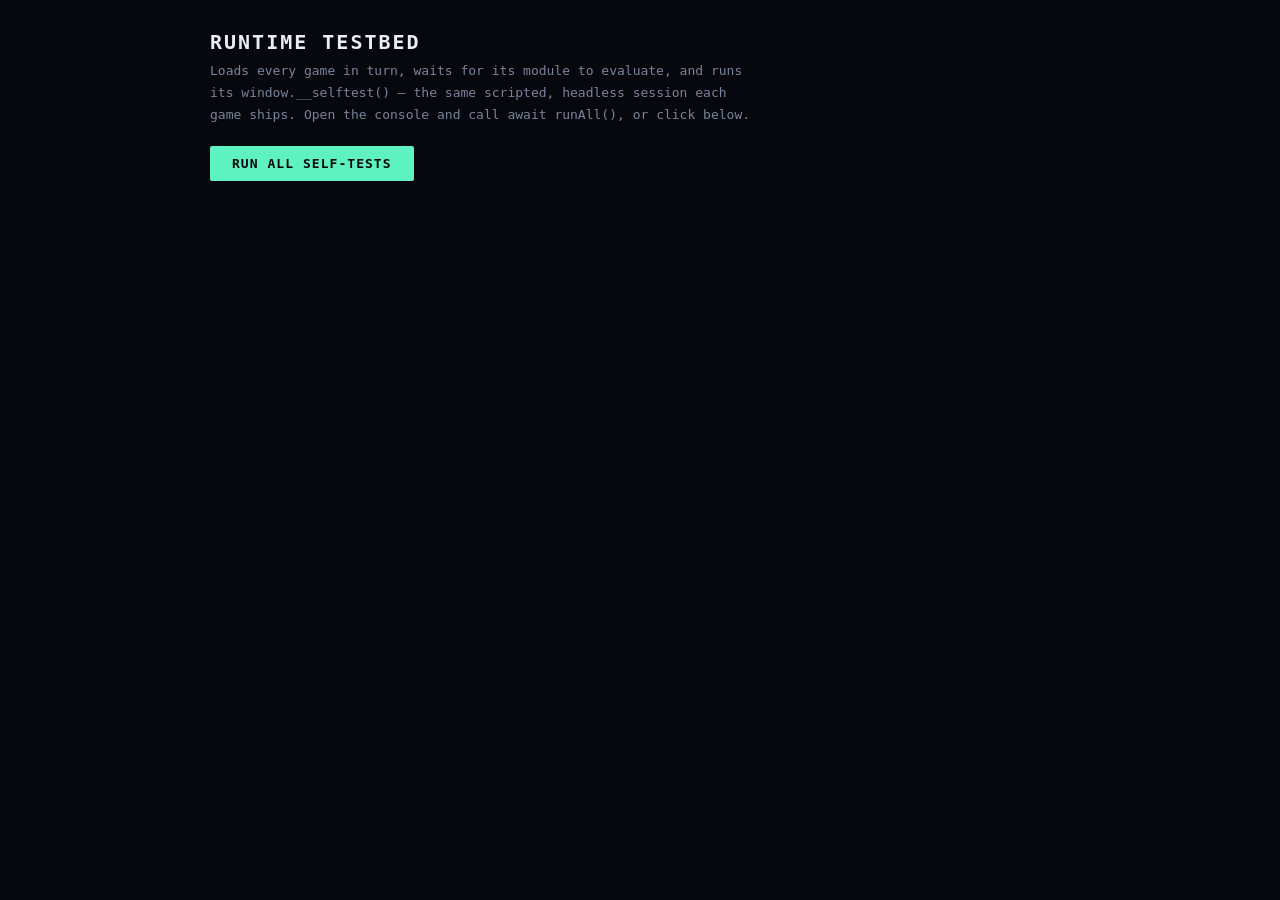
<file: tools/testbed.html>
<!doctype html>
<html lang="en">
<head>
<meta charset="utf-8">
<title>Gamesx10 — runtime testbed</title>
<link rel="stylesheet" href="../shared/arcade.css">
<style>
  body { overflow-y: auto; }
  .wrap { max-width: 900px; margin: 0 auto; padding: 30px 20px 60px; }
  h1 { font-size: 20px; letter-spacing: 0.1em; text-transform: uppercase; margin: 0 0 6px; }
  .lead { color: var(--dim); font-size: 13px; line-height: 1.7; margin: 0 0 20px; max-width: 70ch; }
  #stage { position: fixed; left: -9999px; top: 0; width: 900px; height: 600px; }
  iframe { width: 900px; height: 600px; border: 0; }
  table { border-collapse: collapse; width: 100%; font-size: 12px; margin-top: 16px; }
  th, td { text-align: left; padding: 7px 9px; border-bottom: 1px solid var(--grid); vertical-align: top; }
  th { color: var(--dim); font-weight: 600; text-transform: uppercase; font-size: 10px; letter-spacing: 0.08em; }
  .pass { color: var(--accent); }
  .fail { color: var(--hot); }
  .muted { color: var(--dim); }
  pre { margin: 4px 0 0; font-size: 11px; color: var(--hot); white-space: pre-wrap; }
</style>
</head>
<body>
<div class="wrap">
  <h1>Runtime testbed</h1>
  <p class="lead">
    Loads every game in turn, waits for its module to evaluate, and runs its
    <code>window.__selftest()</code> — the same scripted, headless session each game ships.
    Open the console and call <code>await runAll()</code>, or click below.
  </p>
  <button id="run">Run all self-tests</button>
  <div id="out"></div>
</div>
<div id="stage"></div>

<script type="module">
const GAMES = ['afterimage','orbital','swarm','petri','blindsight','lexicon','pulse','the-nine','scribble','mirrorbind'];
const stage = document.getElementById('stage');
const out = document.getElementById('out');

function loadGame(slug, timeoutMs = 12000) {
  return new Promise((resolve) => {
    const frame = document.createElement('iframe');
    const errors = [];
    let settled = false;
    const done = (result) => {
      if (settled) return;
      settled = true;
      try { frame.remove(); } catch {}
      resolve(result);
    };

    frame.src = `../games/${slug}/index.html?testbed=1`;
    frame.addEventListener('load', async () => {
      const w = frame.contentWindow;
      try {
        w.addEventListener('error', (e) => errors.push(String(e.message || e.error)));
        w.addEventListener('unhandledrejection', (e) => errors.push('unhandled rejection: ' + String(e.reason)));
      } catch {}

      // Module scripts may still be evaluating when load fires.
      const deadline = Date.now() + 6000;
      while (typeof w.__selftest !== 'function' && Date.now() < deadline) {
        await new Promise((r) => setTimeout(r, 60));
      }
      if (typeof w.__selftest !== 'function') {
        return done({ slug, ok: false, reason: 'no window.__selftest — the module did not evaluate', errors });
      }
      // kit.js installs a collector at import time, so this catches errors thrown
      // during module evaluation — before our own listeners could have attached.
      try { if (Array.isArray(w.__errors)) errors.push(...w.__errors); } catch {}

      try {
        const res = await w.__selftest();
        try { if (Array.isArray(w.__errors)) errors.length = 0, errors.push(...w.__errors); } catch {}
        done({ slug, ok: !!res.pass && errors.length === 0, res, errors });
      } catch (e) {
        done({ slug, ok: false, reason: 'self-test threw: ' + (e && (e.stack || e.message) || e), errors });
      }
    });

    setTimeout(() => done({ slug, ok: false, reason: `timed out after ${timeoutMs}ms`, errors }), timeoutMs);
    stage.appendChild(frame);
  });
}

async function runAll(list = GAMES) {
  const results = [];
  for (const slug of list) results.push(await loadGame(slug));
  render(results);
  const summary = {
    passed: results.filter((r) => r.ok).length,
    total: results.length,
    failing: results.filter((r) => !r.ok).map((r) => r.slug),
    detail: results.map((r) => ({
      slug: r.slug,
      ok: r.ok,
      checks: r.res ? r.res.checks.length : 0,
      ms: r.res ? r.res.ms : null,
      failed: r.res ? r.res.checks.filter((c) => !c.pass).map((c) => c.name + (c.detail ? ' — ' + c.detail : '')) : [],
      reason: r.reason || null,
      errors: r.errors,
    })),
  };
  globalThis.__results = summary;
  return summary;
}

function render(results) {
  const rows = results.map((r) => {
    const failed = r.res ? r.res.checks.filter((c) => !c.pass) : [];
    const detail = r.reason
      ? `<pre>${r.reason}</pre>`
      : failed.length
        ? `<pre>${failed.map((c) => '✗ ' + c.name + (c.detail ? ' — ' + c.detail : '')).join('\n')}</pre>`
        : `<span class="muted">${r.res.checks.length} checks in ${r.res.ms}ms</span>`;
    const errs = r.errors && r.errors.length ? `<pre>${r.errors.join('\n')}</pre>` : '';
    return `<tr>
      <td><b>${r.slug}</b></td>
      <td class="${r.ok ? 'pass' : 'fail'}">${r.ok ? 'PASS' : 'FAIL'}</td>
      <td>${detail}${errs}</td>
    </tr>`;
  }).join('');
  const passed = results.filter((r) => r.ok).length;
  out.innerHTML = `<table><thead><tr><th>game</th><th>result</th><th>detail</th></tr></thead>
    <tbody>${rows}</tbody></table>
    <p class="lead" style="margin-top:14px">
      <b class="${passed === results.length ? 'pass' : 'fail'}">${passed}/${results.length}</b> games passed their self-test.
    </p>`;
}

document.getElementById('run').addEventListener('click', () => {
  out.innerHTML = '<p class="lead">Running…</p>';
  runAll();
});

globalThis.runAll = runAll;
globalThis.GAMES = GAMES;
</script>
</body>
</html>
</file>
<file: shared/arcade.css>
/* Gamesx10 — shared visual language. Dark, neon, system mono. No web fonts (zero downloads). */

:root {
  --bg: #07080d;
  --bg2: #0d1018;
  --panel: #111624;
  --grid: #171d2c;
  --ink: #e9edf7;
  --dim: #78849c;
  --accent: #5ef2c0;
  --accent2: #3ba7ff;
  --hot: #ff4d6d;
  --warm: #ffc857;
  --violet: #a06bff;
  /* Two typefaces, both from the system — zero downloads, real hierarchy.
     A serif display against a monospace body reads like a catalogue entry for a
     machine, which is what each of these is. */
  --mono: ui-monospace, SFMono-Regular, "SF Mono", Menlo, Consolas, monospace;
  --display: ui-serif, "New York", "Iowan Old Style", "Palatino Linotype", Palatino, Georgia, serif;
  --radius: 3px;
}

* { box-sizing: border-box; }

html, body {
  margin: 0;
  padding: 0;
  height: 100%;
  background: var(--bg);
  color: var(--ink);
  font-family: var(--mono);
  -webkit-font-smoothing: antialiased;
  overscroll-behavior: none;
}

a { color: var(--accent); text-decoration: none; }
a:hover { text-decoration: underline; }

/* ---------------------------------------------------------------- game shell */

.shell {
  display: flex;
  flex-direction: column;
  height: 100%;
  width: 100%;
}

.topbar {
  display: flex;
  align-items: center;
  gap: 14px;
  padding: 8px 14px;
  background: linear-gradient(180deg, var(--bg2), var(--bg));
  border-bottom: 1px solid var(--grid);
  flex: 0 0 auto;
  min-height: 42px;
  user-select: none;
  /* The bar is a single fixed-height strip. Without this, the key hints wrap onto
     three lines on a narrow window and the topbar silently eats the playfield. */
  flex-wrap: nowrap;
  overflow: hidden;
  white-space: nowrap;
}

.topbar .back {
  color: var(--dim);
  font-size: 13px;
  letter-spacing: 0.04em;
  padding: 4px 9px;
  border: 1px solid var(--grid);
  border-radius: 2px;
  transition: color 0.15s, border-color 0.15s;
}
.topbar .back:hover { color: var(--accent); border-color: var(--accent); text-decoration: none; }

.topbar h1 {
  font-size: 14px;
  font-weight: 700;
  letter-spacing: 0.16em;
  text-transform: uppercase;
  margin: 0;
  color: var(--ink);
}

.topbar .tag {
  font-size: 11px;
  color: var(--dim);
  letter-spacing: 0.08em;
  text-transform: uppercase;
}

.topbar .spacer { flex: 1; }

.topbar .keys {
  font-size: 11px;
  color: var(--dim);
  letter-spacing: 0.04em;
}
.topbar .keys b {
  color: var(--ink);
  background: var(--panel);
  border: 1px solid var(--grid);
  border-radius: 3px;
  padding: 1px 5px;
  font-weight: 600;
  margin: 0 1px;
}

.lang-btn-inline {
  font-family: var(--mono);
  font-size: 11px;
  letter-spacing: 0.05em;
  color: var(--dim);
  background: transparent;
  border: 1px solid var(--grid);
  border-radius: 3px;
  padding: 3px 9px;
  cursor: pointer;
  flex: 0 0 auto;
  transition: color 0.15s, border-color 0.15s;
}
.lang-btn-inline:hover { color: var(--accent); border-color: var(--accent); }
.reset-btn-inline:hover { color: var(--hot, #ff4d6d); border-color: var(--hot, #ff4d6d); }
html[lang="zh"] .topbar .tag,
html[lang="zh"] .card p,
html[lang="zh"] .card h2 {
  font-family: "PingFang SC", "Microsoft YaHei", var(--mono);
}
html[lang="zh"] .topbar h1 {
  font-family: "PingFang SC", "Microsoft YaHei", var(--mono);
  letter-spacing: 0.04em;
}

/* Narrow windows: drop the least important chrome rather than let it wrap.
   Key hints go first (every game also states its controls on its own title card),
   then the tagline. The back link and title always survive. */
@media (max-width: 860px) {
  .topbar .keys { display: none; }
}
@media (max-width: 620px) {
  .topbar .tag { display: none; }
  .topbar { gap: 10px; padding: 7px 11px; }
  .topbar h1 { font-size: 13px; letter-spacing: 0.1em; }
}

.stage {
  position: relative;
  flex: 1 1 auto;
  min-height: 0;
  background: var(--bg);
}

canvas#game {
  display: block;
  width: 100%;
  height: 100%;
  cursor: crosshair;
}

/* ---------------------------------------------------------------- overlays */

.overlay {
  position: absolute;
  inset: 0;
  display: flex;
  align-items: center;
  justify-content: center;
  background: rgba(7, 8, 13, 0.82);
  backdrop-filter: blur(3px);
  z-index: 5;
  text-align: center;
  padding: 24px;
}
.overlay[hidden] { display: none; }

.card {
  background: var(--panel);
  border: 1px solid var(--grid);
  border-radius: var(--radius);
  padding: 26px 30px;
  max-width: 560px;
  box-shadow: 0 20px 60px rgba(0, 0, 0, 0.55);
}
.card h2 {
  margin: 0 0 10px;
  font-family: var(--display);
  font-size: 27px;
  letter-spacing: 0.01em;
  color: var(--accent);
}
.card p { margin: 0 0 14px; color: var(--dim); font-size: 13px; line-height: 1.65; }
.card p b, .card p strong { color: var(--ink); font-weight: 600; }
.card kbd {
  background: var(--bg2);
  border: 1px solid var(--grid);
  border-bottom-width: 2px;
  border-radius: 5px;
  padding: 2px 7px;
  font-size: 12px;
  color: var(--ink);
  font-family: var(--mono);
}

button, .btn {
  font-family: var(--mono);
  font-size: 13px;
  letter-spacing: 0.08em;
  text-transform: uppercase;
  color: var(--bg);
  background: var(--accent);
  border: none;
  border-radius: 2px;
  padding: 10px 22px;
  cursor: pointer;
  font-weight: 700;
  transition: transform 0.1s, filter 0.15s;
}
button:hover, .btn:hover { filter: brightness(1.12); text-decoration: none; }
button:active, .btn:active { transform: translateY(1px); }
button.ghost {
  background: transparent;
  color: var(--dim);
  border: 1px solid var(--grid);
}
button.ghost:hover { color: var(--ink); border-color: var(--dim); }

.file-warning {
  position: fixed;
  inset: 0;
  display: none;
  align-items: center;
  justify-content: center;
  background: var(--bg);
  z-index: 99;
  padding: 30px;
}
</file>
